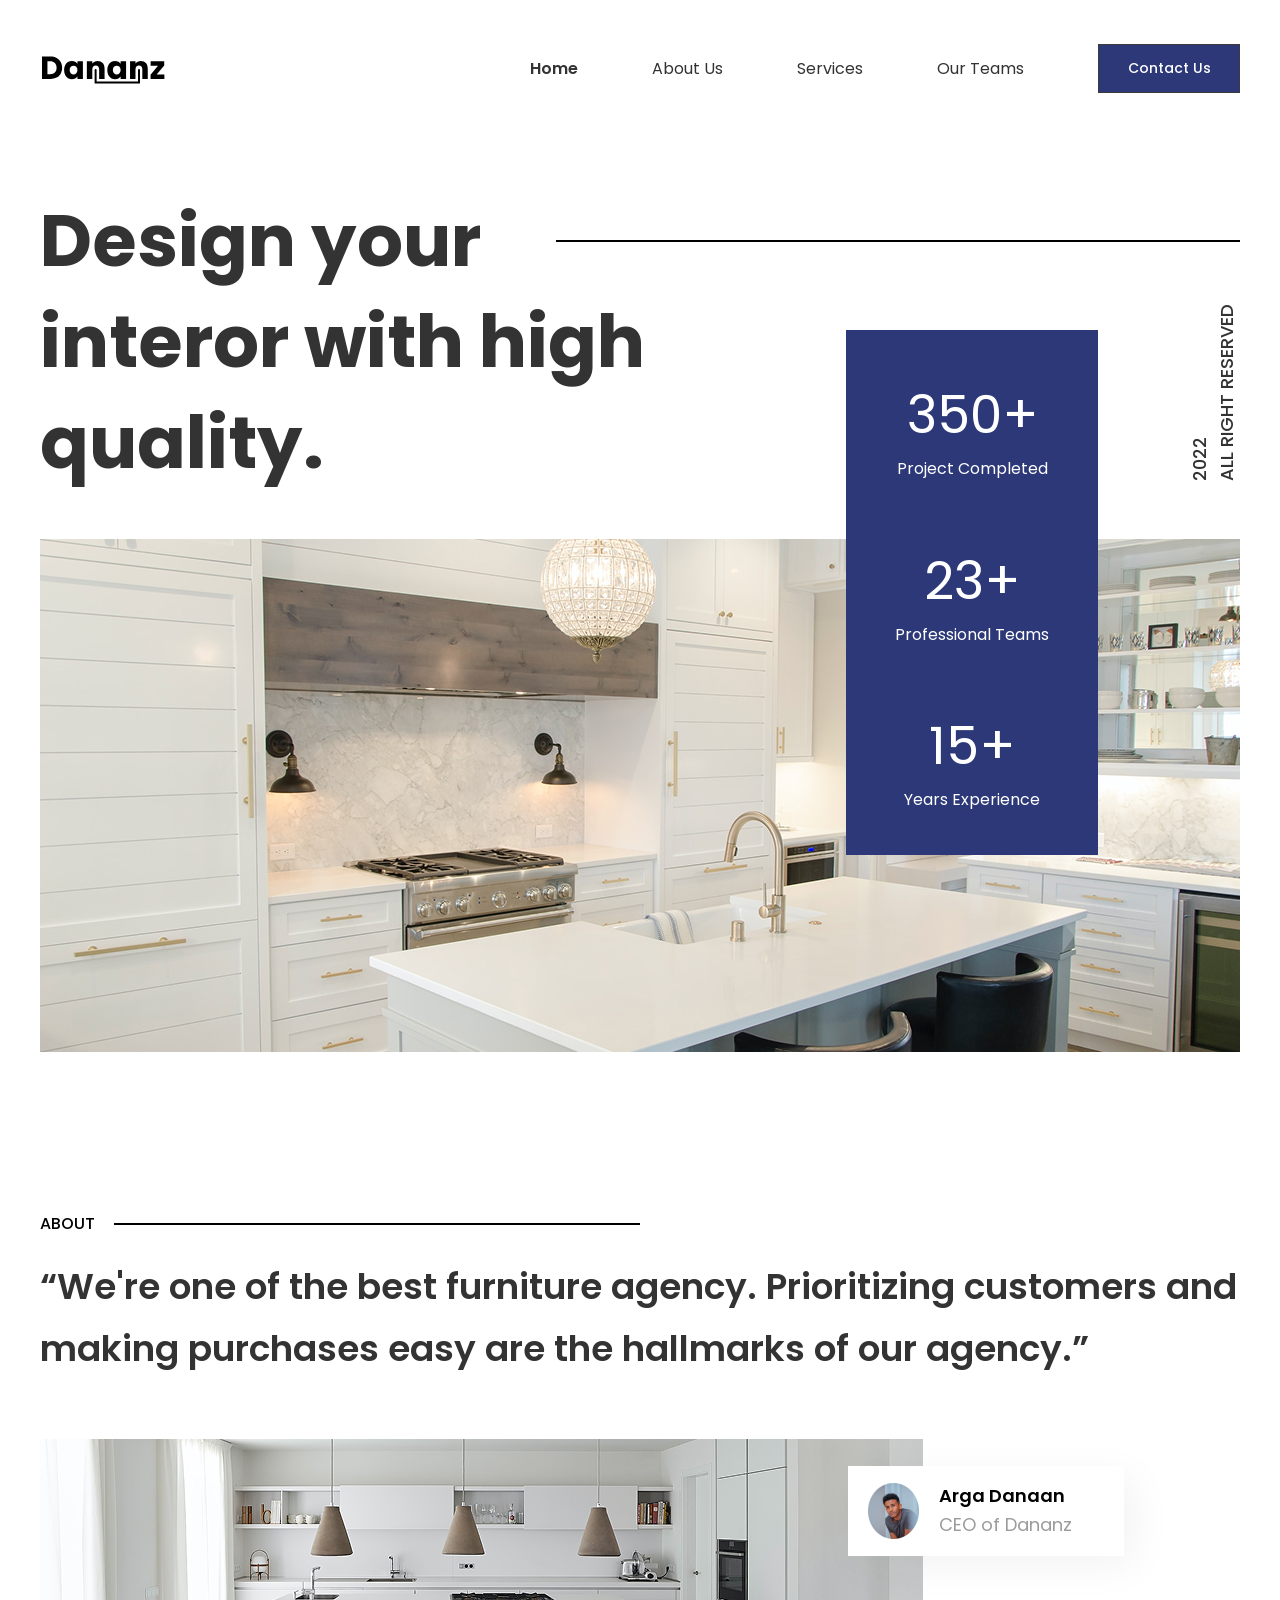
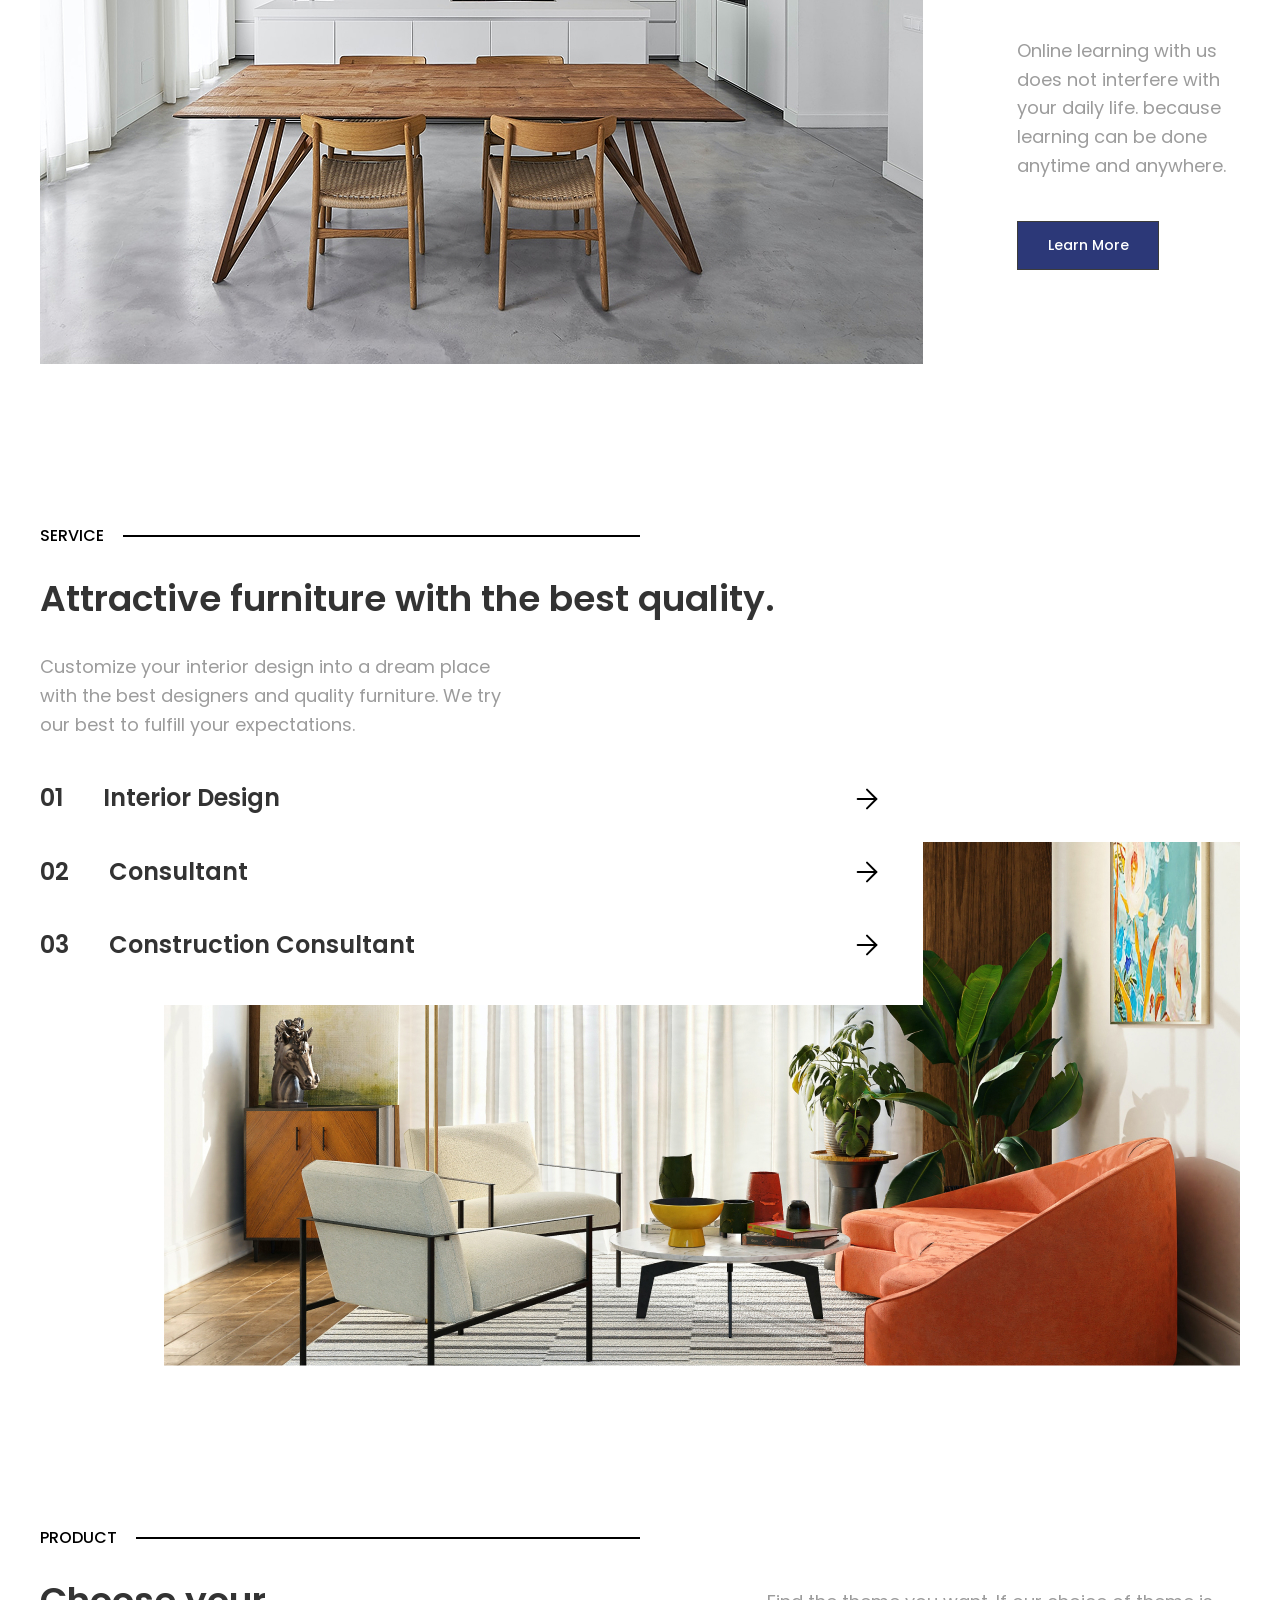
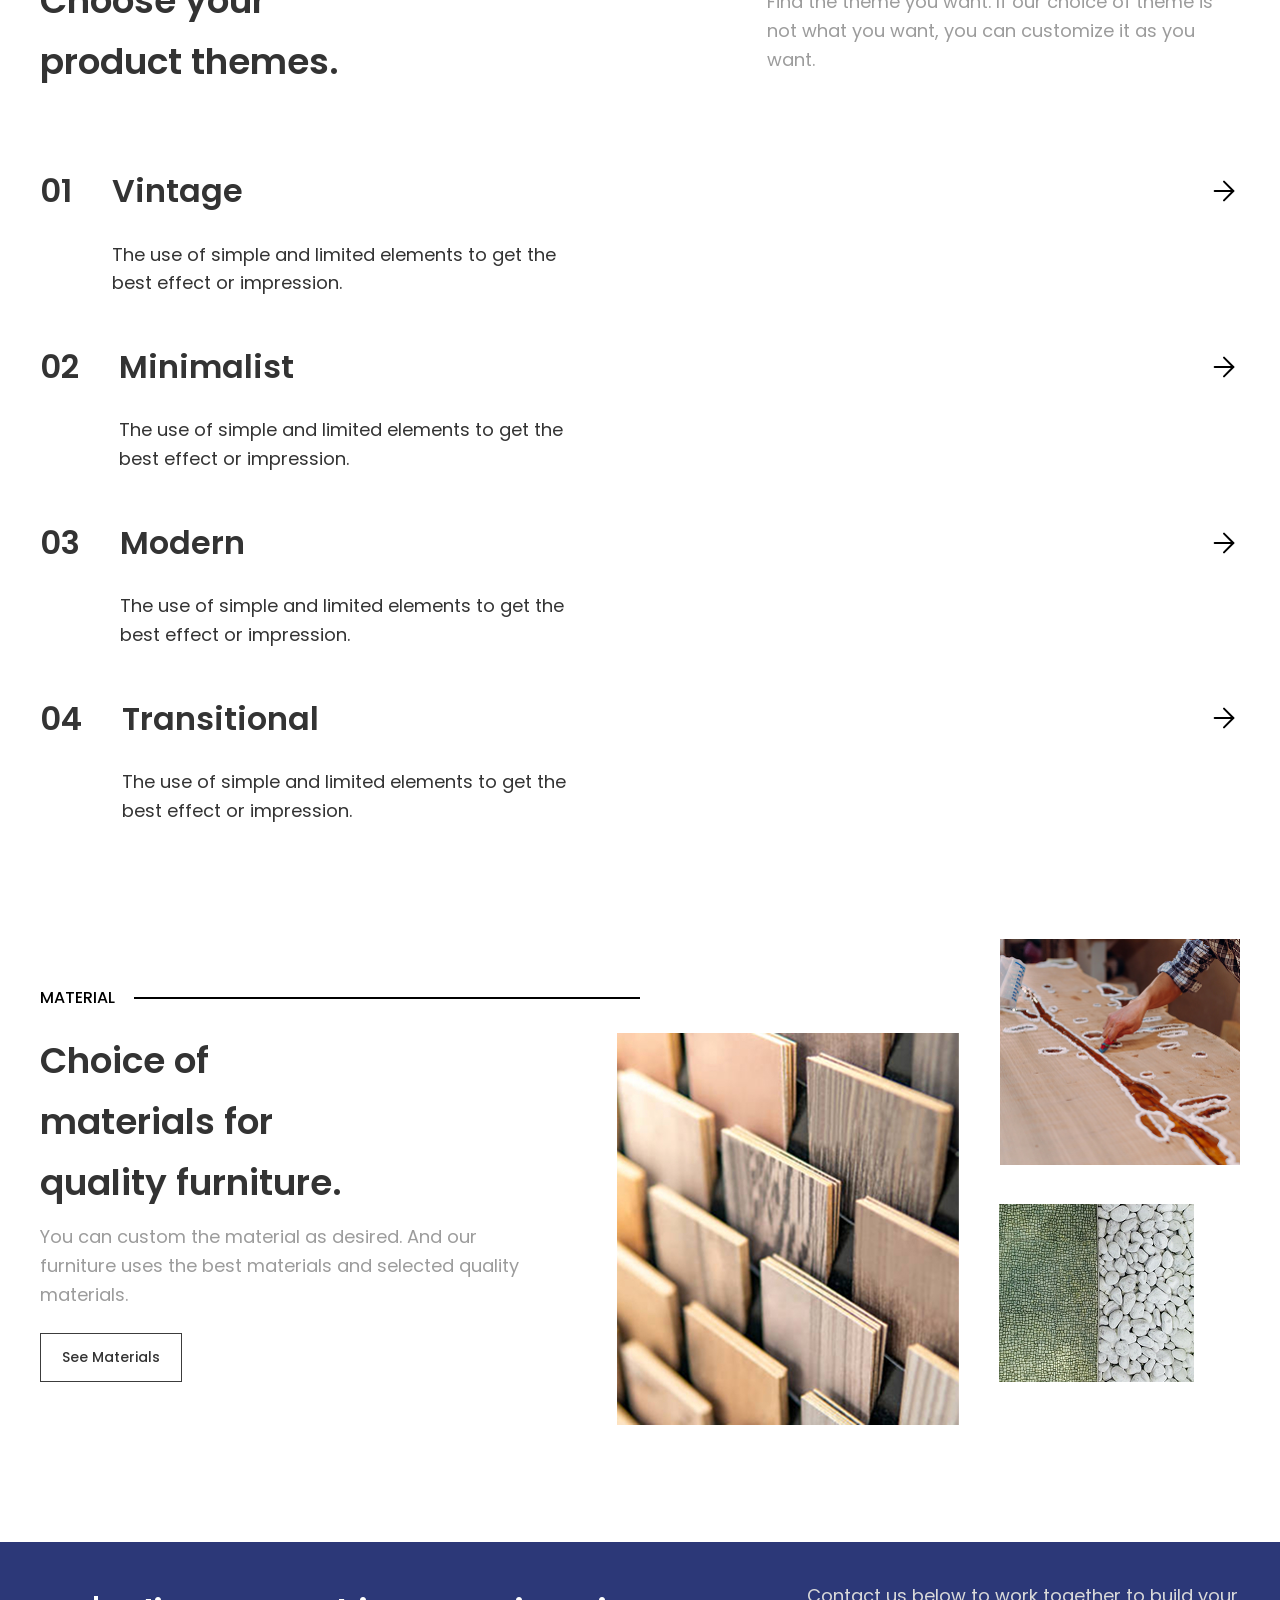
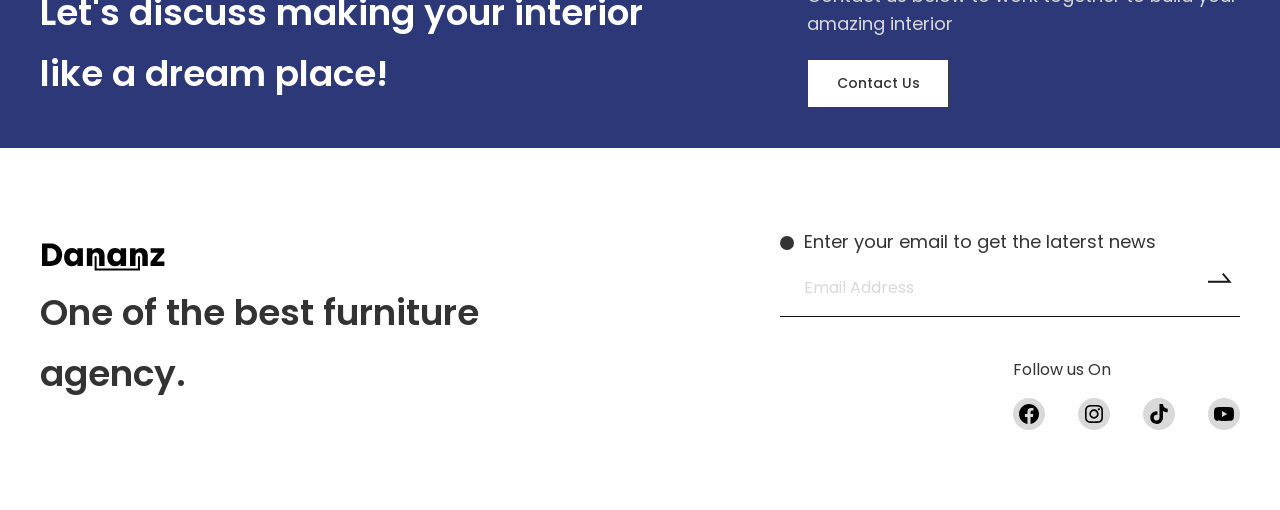
<file: Dananz/index.html>
<!DOCTYPE html>
<html lang="en">

<head>
	<meta charset="UTF-8">
	<meta name="viewport" content="width=device-width, initial-scale=1.0">
	<link rel="preconnect" href="https://fonts.googleapis.com">
	<link rel="preconnect" href="https://fonts.gstatic.com" crossorigin>
	<link href="https://fonts.googleapis.com/css2?family=Poppins:wght@400;500;600;700&display=swap" rel="stylesheet">
	<link rel="stylesheet" href="css/style.css">
	<title>
		Home
	</title>
</head>

<body class="page__home">
	<div class="wrapper">
		<header id="header" class=" header">
			<div class="header__container">
				<div class="header__logo">
					<img src="img/home/logo.svg" alt="logo">
				</div>
				<nav class="header__action">
					<div class="header__menu menu">
						<nav class="menu__body">
							<ul class="menu__list">
								<li class="menu__item">
									<a href="index.html" class="menu__link active" data-text="Home">Home</a>
								</li>
								<li class="menu__item">
									<a href="about.html" class="menu__link" data-text="About Us">About Us</a>
								</li>
								<li class="menu__item">
									<a href="services.html" class="menu__link" data-text="Services">Services</a>
								</li>
								<li class="menu__item">
									<a href="teams.html" class="menu__link" data-text="Our Teams">Our Teams</a>
								</li>
							</ul>
						</nav>
					</div>
					<a href="contact.html" class="header__contact btn" role="button">
						Contact Us
					</a>
					<button type="button" class="menu__icon icon-menu" aria-label="Toggle menu"><span></span></button>
				</nav>
			</div>
		</header>
		<main class="main">
			<section class="section hero reveal">
				<div class="hero__container">
					<div class="hero__top top-hero">
						<h1 class="top-hero__title">
							<span>Design your</span> <span>interor with high quality.</span>
						</h1>
						<div class="top-hero__copiright">
							2022 <br> ALL RIGHT RESERVED
						</div>
					</div>
					<div class="hero__footer footer-hero">
						<div class="footer-hero__media">
							<img src="img/home/01.jpg" alt="interior">
							<ul class="footer-hero__badge badge-hero badge">
								<li class="badge__item">
									<a href="#" class="badge__links">
										<span class="badge__count">350+</span>
										<span class="badge__text">Project Completed</span>
									</a>
								</li>
								<li class="badge__item">
									<a href="#" class="badge__links">
										<span class="badge__count">23+</span>
										<span class="badge__text">Professional Teams</span>
									</a>
								</li>
								<li class="badge__item">
									<a href="#" class="badge__links">
										<span class="badge__count">15+</span>
										<span class="badge__text">Years Experience</span>
									</a>
								</li>
							</ul>
						</div>
					</div>
				</div>
			</section>
			<section class="section about reveal">
				<div class="about__container">
					<div class="about__top top-about">
						<h3 class="top-about__categry category_title">ABOUT</h3>
						<h2 class="top-about__title title">“We're one of the best furniture agency. Prioritizing customers and
							making
							purchases easy are the hallmarks of our agency.”</h2>
					</div>
					<div class="about__footer footer-about">
						<div class="footer-about__media">
							<img src="img/home/02.jpg" alt="table" class="footer-about__img">
							<a href="#" class="footer-about__seo-badge seo-badge">
								<div class="seo-badge__img">
									<img src="img/home/seo-badge.jpg" alt="seo">
								</div>
								<div class="seo-badge__content">
									<div class="seo-badge__name">Arga Danaan</div>
									<div class="seo-badge__position">CEO of Dananz</div>
								</div>
							</a>
						</div>
						<div class="footer-about__content">
							<div class="footer-about__text">
								<p>Online learning with us does not interfere with your daily life. because learning can be done anytime
									and anywhere.</p>
							</div>
							<a href="about.html" class="footer-about__more btn">Learn More</a>
						</div>
					</div>
				</div>
			</section>
			<section class="section service reveal">
				<div class="service__container">
					<div class="service__top top-service">
						<div class="top-service__content">
							<h3 class="top-service__category category_title">SERVICE</h3>
							<h2 class="top-service__title title">Attractive furniture with the best quality.</h2>
							<div class="top-service__text">
								<p>Customize your interior design into a dream place with the best designers and quality furniture. We
									try
									our best to fulfill your expectations.</p>
							</div>
						</div>
						<ul class="top-service__category category-list">
							<li class="category-list__item">
								<span class="category-list__number">01</span>
								<div class="category-list__content">
									<a href="portfolio.html">
										<span class="category-list__title">Interior Design</span>
										<img src="img/icons/arrow-right.svg" alt="arrow">
									</a>
								</div>
							</li>
							<li class="category-list__item">
								<span class="category-list__number">02</span>
								<div class="category-list__content">
									<a href="portfolio.html">
										<span class="category-list__title">Consultant</span>
										<img src="img/icons/arrow-right.svg" alt="arrow">
									</a>
								</div>
							</li>
							<li class="category-list__item">
								<span class="category-list__number">03</span>
								<div class="category-list__content">
									<a href="minimalist.html">
										<span class="category-list__title">Construction Consultant</span>
										<img src="img/icons/arrow-right.svg" alt="arrow">
									</a>
								</div>
							</li>
						</ul>
					</div>
					<div class="service__footer">
						<div class="service__media">
							<img src="img/home/03.jpg" alt="living-room">
						</div>
					</div>
				</div>
			</section>
			<section class="section product reveal">
				<div class="product__container">
					<div class="product__top top-product">
						<h3 class="top-product__category category_title">PRODUCT</h3>
						<div class="top-product__content">
							<h2 class="top-product__title title">Choose your product themes.</h2>
							<div class="top-product__text">
								<p>Find the theme you want. If our choice of theme is not what you want, you can customize it as you
									want.
								</p>
							</div>
						</div>
					</div>
					<ul class="product__category category-list">
						<li class="category-list__item">
							<span class="category-list__number">01</span>
							<div class="category-list__content">
								<a href="#">
									<span class="category-list__title">Vintage</span>
									<img src="img/icons/arrow-right.svg" alt="arrow">
								</a>
								<div class="category-list__text">
									<p>The use of simple and limited elements to get the best effect or impression.</p>
								</div>
							</div>
						</li>
						<li class="category-list__item">
							<span class="category-list__number">02</span>
							<div class="category-list__content">
								<a href="#">
									<span class="category-list__title">Minimalist</span>
									<img src="img/icons/arrow-right.svg" alt="arrow">
								</a>
								<div class="category-list__text">
									<p>The use of simple and limited elements to get the best effect or impression.</p>
								</div>
							</div>
						</li>
						<li class="category-list__item">
							<span class="category-list__number">03</span>
							<div class="category-list__content">
								<a href="#">
									<span class="category-list__title">Modern</span>
									<img src="img/icons/arrow-right.svg" alt="arrow">
								</a>
								<div class="category-list__text">
									<p>The use of simple and limited elements to get the best effect or impression.</p>
								</div>
							</div>
						</li>
						<li class="category-list__item">
							<span class="category-list__number">04</span>
							<div class="category-list__content">
								<a href="#">
									<span class="category-list__title">Transitional</span>
									<img src="img/icons/arrow-right.svg" alt="arrow">
								</a>
								<div class="category-list__text">
									<p>The use of simple and limited elements to get the best effect or impression.</p>
								</div>
							</div>
						</li>
					</ul>
				</div>
			</section>
			<section class="section material reveal">
				<div class="material__container">
					<div class="material__content">
						<h3 class="material__category category_title">MATERIAL</h3>
						<h2 class="material__title title">Choice of materials for quality furniture.</h2>
						<div class="material__text">
							<p>You can custom the material as desired. And our furniture uses the best materials and selected quality
								materials.</p>
						</div>
						<a href="minimalist.html" class="material__btn btn_reverse">See Materials</a>
					</div>
					<div class="material__media media-material">
						<div class="media-material__big-img">
							<img src="img/home/grid01.jpg" alt="#">
						</div>
						<div class="media-material__medium-img">
							<img src="img/home/grid02.jpg" alt="#">
						</div>
						<div class="media-material__smoll-img">
							<img src="img/home/grid03.jpg" alt="#">
						</div>
					</div>
				</div>
			</section>
		</main>
		<footer class="footer reveal">
			<div class="footer__contact contact-footer">
				<div class="contact-footer__container">
					<h2 class="contact-footer__title title">Let's discuss making your interior like a dream place!</h2>
					<div class="contact-footer__action">
						<div class="contact-footer__text">
							<p>Contact us below to work together to build your amazing interior</p>
						</div>
						<a href="contact.html" class="contact-footer__btn btn_reverse">Contact Us</a>
					</div>
				</div>
			</div>
			<div class="footer__container">
				<div class="footer__text">
					<a href="#" class="footer__logo">
						<img src="img/home/logo.svg" alt="logo">
					</a>
					<h2 class="footer__title title">One of the best furniture agency.</h2>
				</div>
				<div class="footer__action action-footer">
					<form class="action-footer__form">

						<label for="footer-email" class="action-footer__label">
							Enter your email to get the laterst news
						</label>

						<div class="action-footer__field">
							<input type="email" id="footer-email" name="email" class="action-footer__input"
								placeholder="Email Address" required>

							<button type="submit" class="action-footer__submit" aria-label="Submit email">
								<img src="img/icons/search-decor.svg" alt="">
							</button>
						</div>

					</form>
					<div class="action-footer__social social-footer">
						<div class="social-footer__text">Follow us On</div>
						<div class="social-footer__items">
							<a href="#" class="social-footer__item">
								<img src="img/icons/facebook.svg" alt="facebbok">
							</a>
							<a href="#" class="social-footer__item">
								<img src="img/icons/instagram.svg" alt="instagram">
							</a>
							<a href="#" class="social-footer__item">
								<img src="img/icons/tiktok.svg" alt="tiktok">
							</a>
							<a href="#" class="social-footer__item">
								<img src="img/icons/youtube.svg" alt="youtube">
							</a>
						</div>
					</div>
				</div>
			</div>
		</footer>
	</div>
	<div class="menu__overlay"></div>
	<script src="js/script.js"></script>
</body>

</html>
</file>
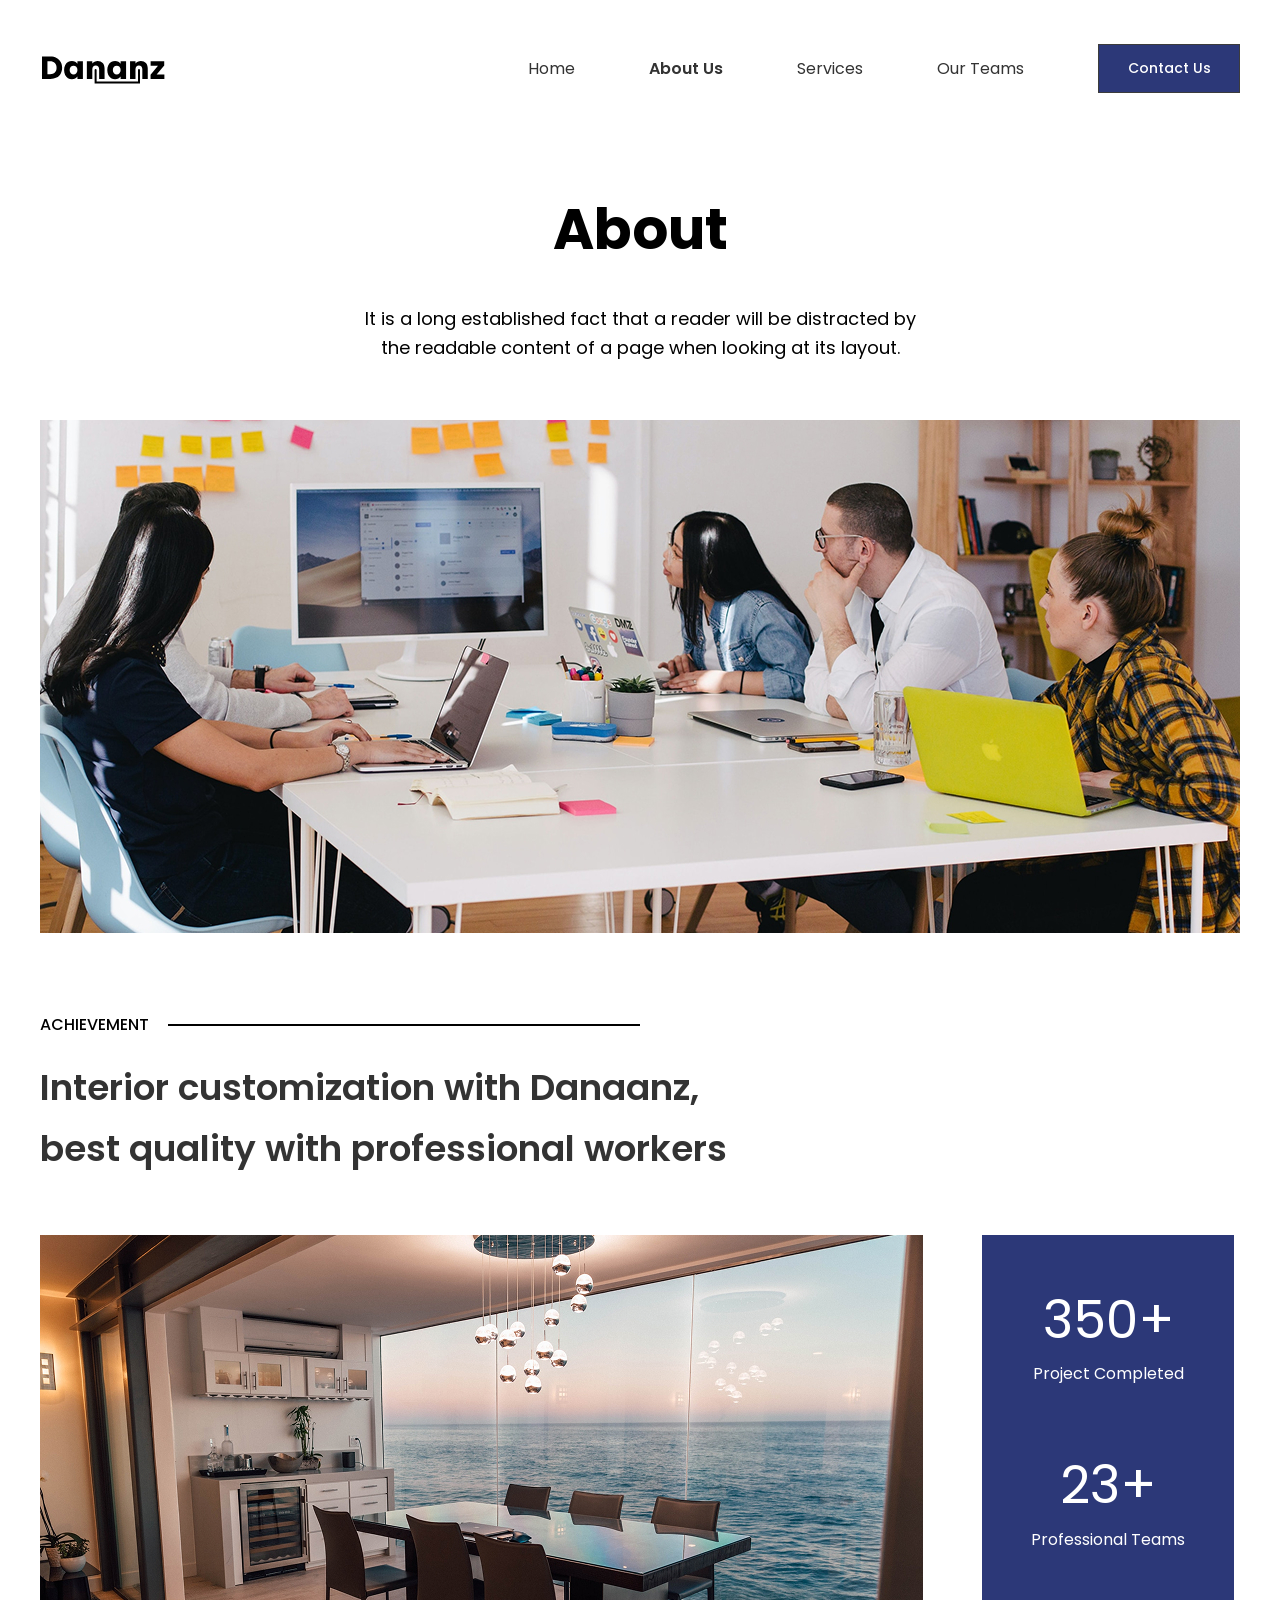
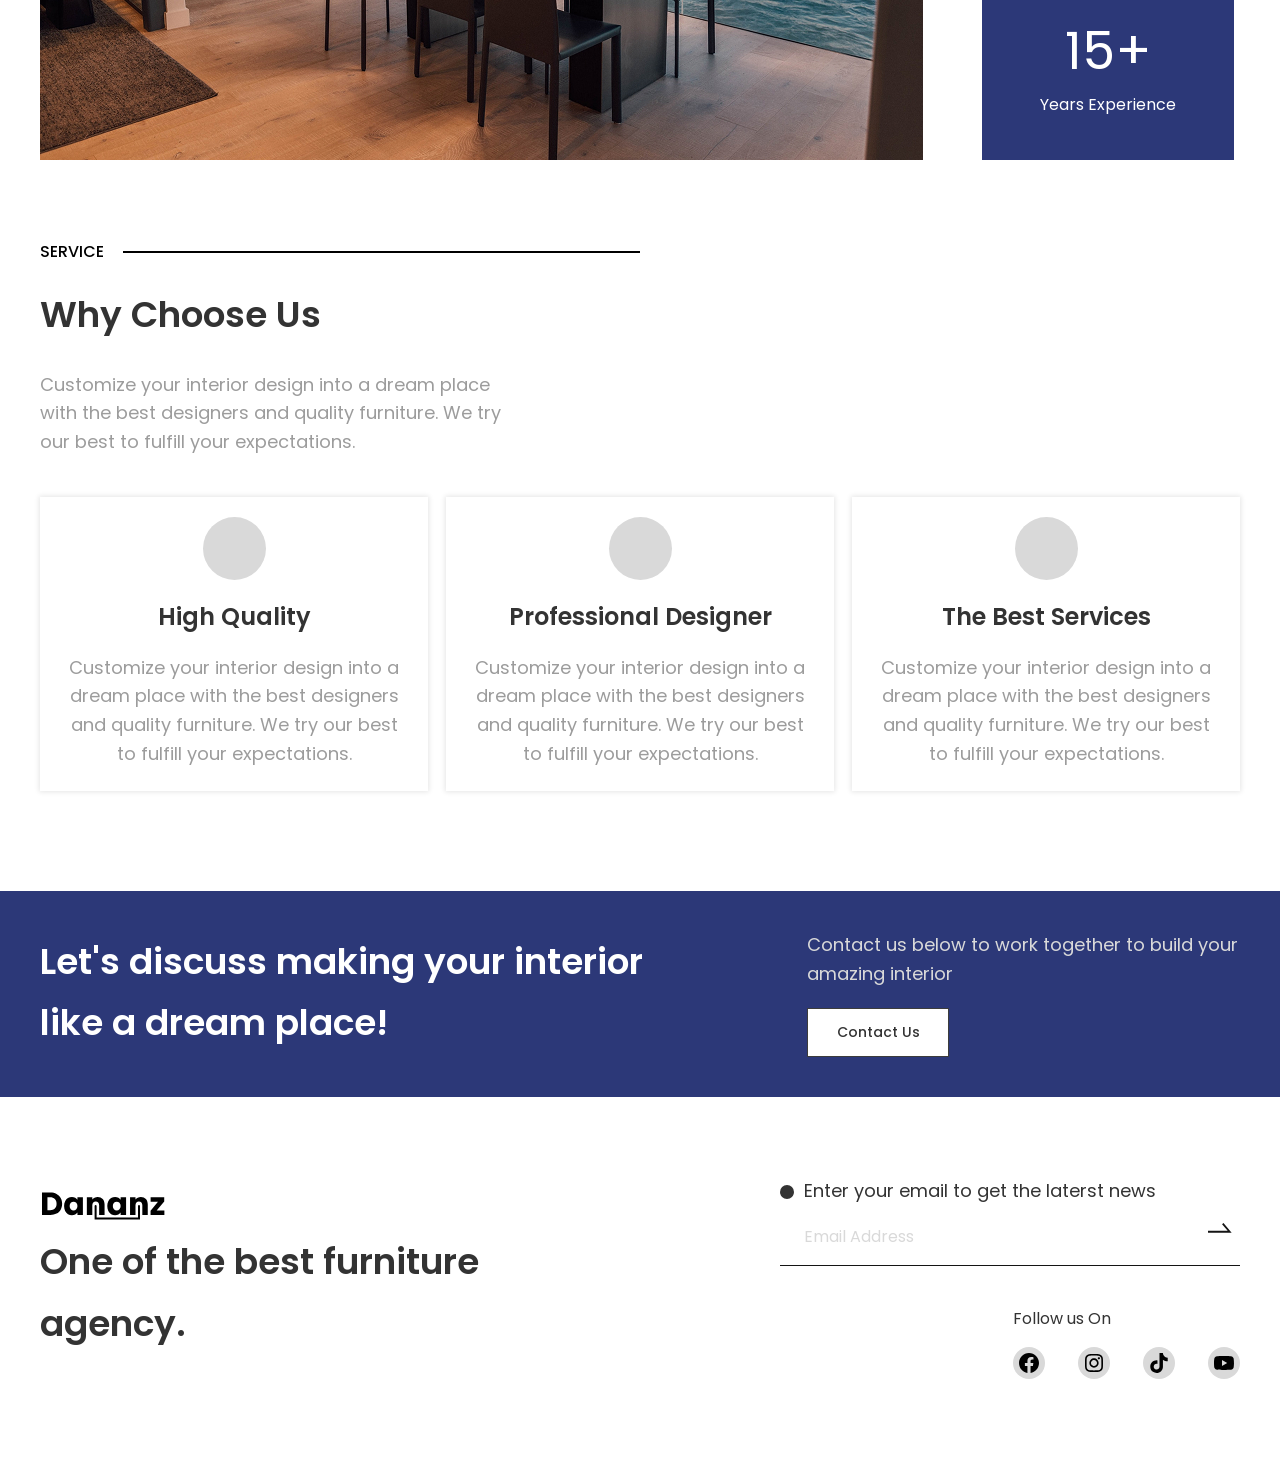
<file: Dananz/about.html>
<!DOCTYPE html>
<html lang="en">

<head>
  <meta charset="UTF-8">
  <meta name="viewport" content="width=device-width, initial-scale=1.0">
  <link rel="preconnect" href="https://fonts.googleapis.com">
  <link rel="preconnect" href="https://fonts.gstatic.com" crossorigin>
  <link href="https://fonts.googleapis.com/css2?family=Poppins:wght@400;500;600;700&display=swap" rel="stylesheet">
  <link rel="stylesheet" href="css/style.css">
  <title>
    About
  </title>
</head>

<body class="page__about">
  <div class="wrapper">
    <header id="header" class=" header">
      <div class="header__container">
        <a href="index.html" class="header__logo">
          <img src="img/home/logo.svg" alt="logo">
        </a>
        <nav class="header__action">
          <div class="header__menu menu">
            <nav class="menu__body">
              <ul class="menu__list">
                <li class="menu__item">
                  <a href="index.html" class="menu__link" data-text="Home">Home</a>
                </li>
                <li class="menu__item">
                  <a href="about.html" class="menu__link active" data-text="About Us">About Us</a>
                </li>
                <li class="menu__item">
                  <a href="services.html" class="menu__link" data-text="Services">Services</a>
                </li>
                <li class="menu__item">
                  <a href="teams.html" class="menu__link" data-text="Our Teams">Our Teams</a>
                </li>
              </ul>
            </nav>
          </div>
          <a href="contact.html" class="header__contact btn" role="button">
            Contact Us
          </a>
          <button type="button" class="menu__icon icon-menu" aria-label="Toggle menu"><span></span></button>
        </nav>
      </div>
    </header>
    <main class="main">
      <section class="section about reveal">
        <div class="about__container">
          <div class="about__content content-block">
            <h1 class="content-block__title">About</h1>
            <div class="content-block__text">
              <p>It is a long established fact that a reader will be distracted by the readable content of a page when
                looking at its layout.</p>
            </div>
            <div class="content-block__image">
              <img src="img/about/01.jpg" alt="office">
            </div>
          </div>
        </div>
      </section>
      <section class="section achievement reveal">
        <div class="achievement__container">
          <div class="achievement__top top-achievement">
            <h3 class="top-achievement__category category_title">ACHIEVEMENT</h3>
            <h2 class="top-achievemen__title title">Interior customization with Danaanz, best quality with professional
              workers</h2>
          </div>
          <div class="achievement__media">
            <div class="achievement__image">
              <img src="img/about/02.jpg" alt="ocean">
            </div>
            <ul class="achievement__badge badge">
              <li class="badge__item">
                <a href="#" class="badge__links">
                  <span class="badge__count">350+</span>
                  <span class="badge__text">Project Completed</span>
                </a>
              </li>
              <li class="badge__item">
                <a href="#" class="badge__links">
                  <span class="badge__count">23+</span>
                  <span class="badge__text">Professional Teams</span>
                </a>
              </li>
              <li class="badge__item">
                <a href="#" class="badge__links">
                  <span class="badge__count">15+</span>
                  <span class="badge__text">Years Experience</span>
                </a>
              </li>
            </ul>
          </div>
        </div>
      </section>
      <section class="section service reveal">
        <div class="service__container">
          <div class="service__top top-service">
            <h3 class="top-service__category category_title">SERVICE</h3>
            <h2 class="top-service__title title">Why Choose Us</h2>
            <div class="top-service__text">
              <p>Customize your interior design into a dream place with the best designers and quality furniture. We try
                our best to fulfill your expectations.</p>
            </div>
          </div>
          <div class="service__cards">
            <div class="service__card card-service">
              <div class="card-service__eclipse"></div>
              <h3 class="card-service__title">High Quality</h3>
              <div class="card-service__text">
                <p>Customize your interior design into a dream place with the best designers and quality furniture. We
                  try our best to fulfill your expectations.</p>
              </div>
            </div>
            <div class="service__card card-service">
              <div class="card-service__eclipse"></div>
              <h3 class="card-service__title">Professional Designer</h3>
              <div class="card-service__text">
                <p>Customize your interior design into a dream place with the best designers and quality furniture. We
                  try our best to fulfill your expectations.</p>
              </div>
            </div>
            <div class="service__card card-service">
              <div class="card-service__eclipse"></div>
              <h3 class="card-service__title">The Best Services</h3>
              <div class="card-service__text">
                <p>Customize your interior design into a dream place with the best designers and quality furniture. We
                  try our best to fulfill your expectations.</p>
              </div>
            </div>
          </div>
        </div>
      </section>
    </main>
    <footer class="footer reveal">
      <div class="footer__contact contact-footer">
        <div class="contact-footer__container">
          <h2 class="contact-footer__title title">Let's discuss making your interior like a dream place!</h2>
          <div class="contact-footer__action">
            <div class="contact-footer__text">
              <p>Contact us below to work together to build your amazing interior</p>
            </div>
            <a href="contact.html" class="contact-footer__btn btn_reverse">Contact Us</a>
          </div>
        </div>
      </div>
      <div class="footer__container">
        <div class="footer__text">
          <a href="#" class="footer__logo">
            <img src="img/home/logo.svg" alt="logo">
          </a>
          <h2 class="footer__title title">One of the best furniture agency.</h2>
        </div>
        <div class="footer__action action-footer">
          <form class="action-footer__form">

            <label for="footer-email" class="action-footer__label">
              Enter your email to get the laterst news
            </label>

            <div class="action-footer__field">
              <input type="email" id="footer-email" name="email" class="action-footer__input"
                placeholder="Email Address" required>

              <button type="submit" class="action-footer__submit" aria-label="Submit email">
                <img src="img/icons/search-decor.svg" alt="">
              </button>
            </div>

          </form>
          <div class="action-footer__social social-footer">
            <div class="social-footer__text">Follow us On</div>
            <div class="social-footer__items">
              <a href="#" class="social-footer__item">
                <img src="img/icons/facebook.svg" alt="facebbok">
              </a>
              <a href="#" class="social-footer__item">
                <img src="img/icons/instagram.svg" alt="instagram">
              </a>
              <a href="#" class="social-footer__item">
                <img src="img/icons/tiktok.svg" alt="tiktok">
              </a>
              <a href="#" class="social-footer__item">
                <img src="img/icons/youtube.svg" alt="youtube">
              </a>
            </div>
          </div>
        </div>
      </div>
    </footer>
  </div>
  <div class="menu__overlay"></div>
  <script src="js/script.js"></script>
</body>

</html>
</file>
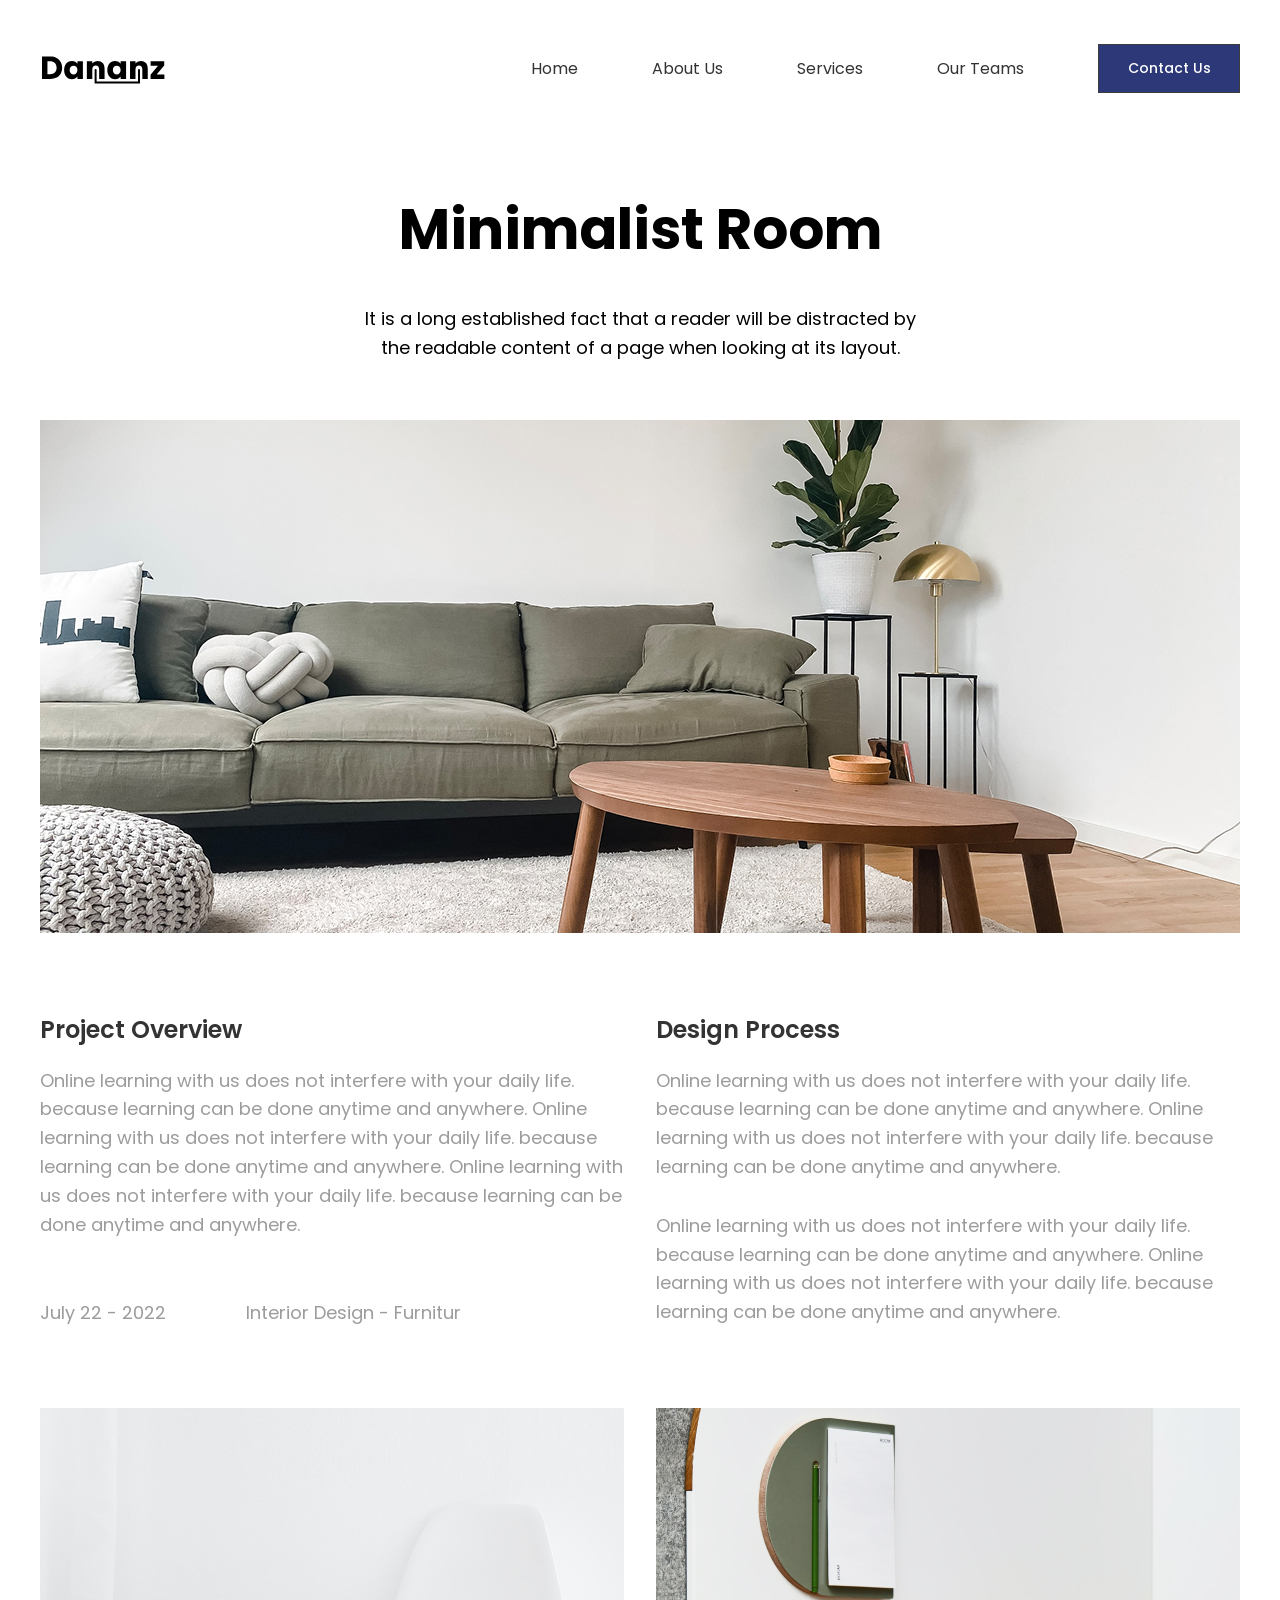
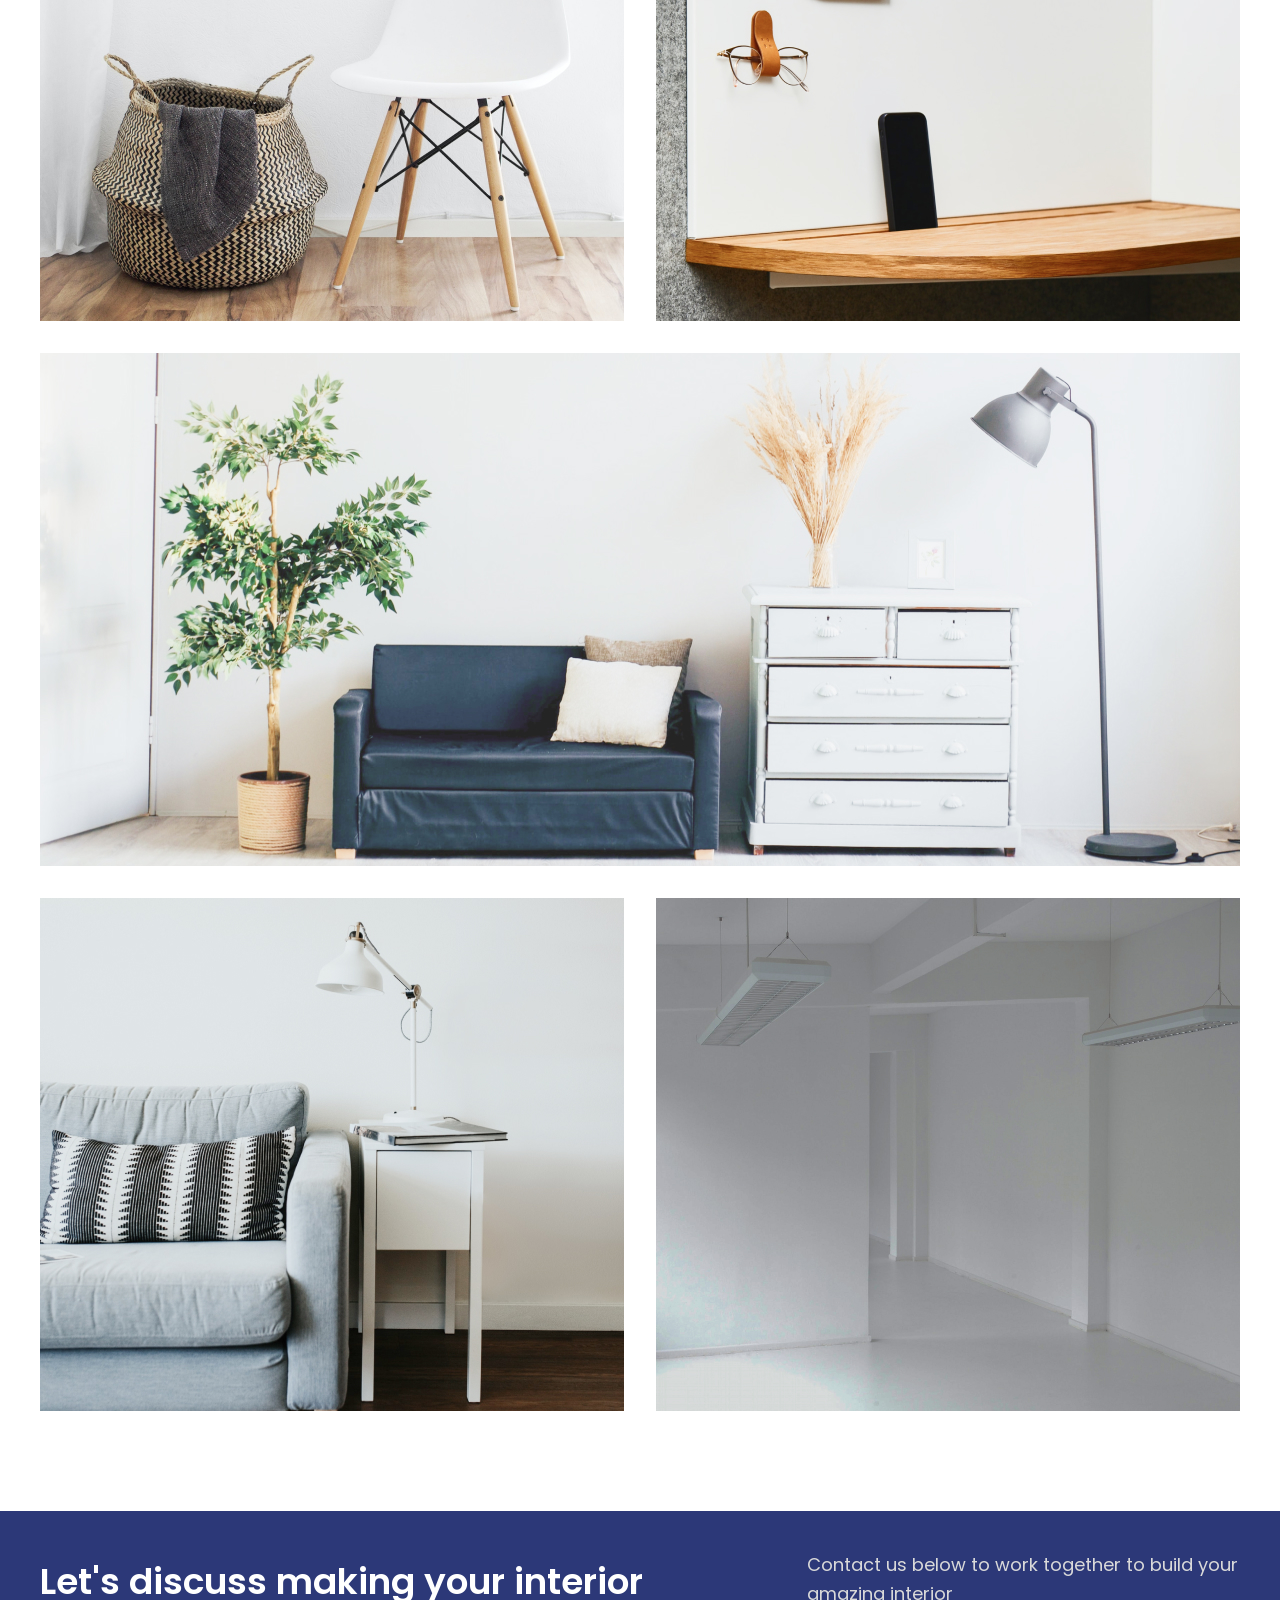
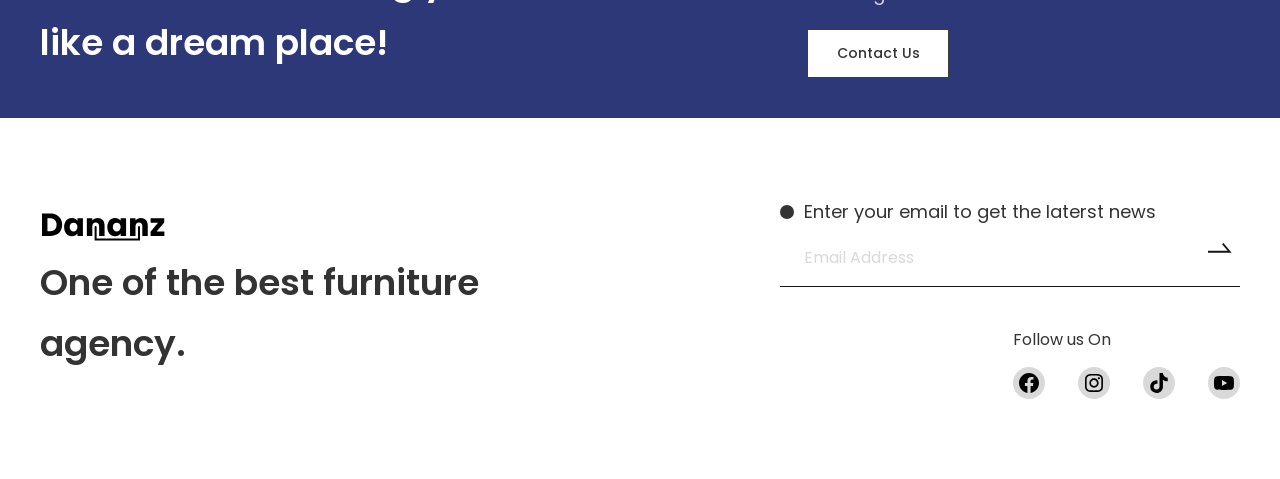
<file: Dananz/minimalist.html>
<!DOCTYPE html>
<html lang="en">

<head>
  <meta charset="UTF-8">
  <meta name="viewport" content="width=device-width, initial-scale=1.0">
  <link rel="preconnect" href="https://fonts.googleapis.com">
  <link rel="preconnect" href="https://fonts.gstatic.com" crossorigin>
  <link href="https://fonts.googleapis.com/css2?family=Poppins:wght@400;500;600;700&display=swap" rel="stylesheet">
  <link rel="stylesheet" href="css/style.css">
  <title>
    Services
  </title>
</head>

<body class="page__minimalist">
  <div class="wrapper">
    <header id="header" class=" header">
      <div class="header__container">
        <a href="index.html" class="header__logo">
          <img src="img/home/logo.svg" alt="logo">
        </a>
        <nav class="header__action">
          <div class="header__menu menu">
            <nav class="menu__body">
              <ul class="menu__list">
                <li class="menu__item">
                  <a href="index.html" class="menu__link" data-text="Home">Home</a>
                </li>
                <li class="menu__item">
                  <a href="about.html" class="menu__link" data-text="About Us">About Us</a>
                </li>
                <li class="menu__item">
                  <a href="services.html" class="menu__link" data-text="Services">Services</a>
                </li>
                <li class="menu__item">
                  <a href="teams.html" class="menu__link" data-text="Our Teams">Our Teams</a>
                </li>
              </ul>
            </nav>
          </div>
          <a href="contact.html" class="header__contact btn" role="button">
            Contact Us
          </a>
          <button type="button" class="menu__icon icon-menu" aria-label="Toggle menu"><span></span></button>
        </nav>
      </div>
    </header>
    <main class="main">
      <section class="section minimalist reveal">
        <div class="minimalist__container">
          <div class="minimalist__content content-block">
            <h1 class="content-block__title">Minimalist Room</h1>
            <div class="content-block__text">
              <p>It is a long established fact that a reader will be distracted by the readable content of a page when
                looking at its layout.</p>
            </div>
            <div class="content-block__image">
              <img src="img/minimalist/minimalist-room.jpg" alt="minimalist">
            </div>
          </div>
        </div>
      </section>
      <section class="section example reveal">
        <div class="example__container">
          <div class="example__top top-example">
            <div class="top-example__overview overview">
              <h3 class="overview__title">Project Overview</h3>
              <div class="overview__text">
                <p>Online learning with us does not interfere with your daily life. because learning can be done anytime
                  and anywhere. Online learning with us does not interfere with your daily life. because learning can be
                  done anytime and anywhere. Online learning with us does not interfere with your daily life. because
                  learning can be done anytime and anywhere. </p>
              </div>
              <div class="overview__footer">
                <div class="overview__date">July 22 - 2022</div>
                <a href="portfolio.html" class="overview__category">Interior Design - Furnitur</a>
              </div>
            </div>
            <div class="top-example__design-process design-process">
              <h3 class="design-process__title">Design Process</h3>
              <div class="design-process__text">
                <p>Online learning with us does not interfere with your daily life. because learning can be done anytime
                  and anywhere. Online learning with us does not interfere with your daily life. because learning can be
                  done anytime and anywhere.</p>
                <p>Online learning with us does not interfere with your daily life. because learning can be done anytime
                  and anywhere. Online learning with us does not interfere with your daily life. because learning can be
                  done anytime and anywhere.</p>
              </div>
            </div>
          </div>
          <div class="example__gallery gallery">
            <div class="gallery__item">
              <img src="img/minimalist/01.jpg" alt="gallery">
            </div>
            <div class="gallery__item">
              <img src="img/minimalist/02.jpg" alt="gallery">
            </div>
            <div class="gallery__item gallery__item--big">
              <img src="img/minimalist/03.jpg" alt="gallery">
            </div>
            <div class="gallery__item">
              <img src="img/minimalist/04.jpg" alt="gallery">
            </div>
            <div class="gallery__item">
              <img src="img/minimalist/05.jpg" alt="gallery">
            </div>
          </div>
        </div>
      </section>
    </main>
    <footer class="footer reveal">
      <div class="footer__contact contact-footer">
        <div class="contact-footer__container">
          <h2 class="contact-footer__title title">Let's discuss making your interior like a dream place!</h2>
          <div class="contact-footer__action">
            <div class="contact-footer__text">
              <p>Contact us below to work together to build your amazing interior</p>
            </div>
            <a href="contact.html" class="contact-footer__btn btn_reverse">Contact Us</a>
          </div>
        </div>
      </div>
      <div class="footer__container">
        <div class="footer__text">
          <a href="#" class="footer__logo">
            <img src="img/home/logo.svg" alt="logo">
          </a>
          <h2 class="footer__title title">One of the best furniture agency.</h2>
        </div>
        <div class="footer__action action-footer">
          <form class="action-footer__form">

            <label for="footer-email" class="action-footer__label">
              Enter your email to get the laterst news
            </label>

            <div class="action-footer__field">
              <input type="email" id="footer-email" name="email" class="action-footer__input"
                placeholder="Email Address" required>

              <button type="submit" class="action-footer__submit" aria-label="Submit email">
                <img src="img/icons/search-decor.svg" alt="">
              </button>
            </div>

          </form>
          <div class="action-footer__social social-footer">
            <div class="social-footer__text">Follow us On</div>
            <div class="social-footer__items">
              <a href="#" class="social-footer__item">
                <img src="img/icons/facebook.svg" alt="facebbok">
              </a>
              <a href="#" class="social-footer__item">
                <img src="img/icons/instagram.svg" alt="instagram">
              </a>
              <a href="#" class="social-footer__item">
                <img src="img/icons/tiktok.svg" alt="tiktok">
              </a>
              <a href="#" class="social-footer__item">
                <img src="img/icons/youtube.svg" alt="youtube">
              </a>
            </div>
          </div>
        </div>
      </div>
    </footer>
  </div>
  <div class="menu__overlay"></div>
  <script src="js/script.js"></script>
</body>

</html>
</file>
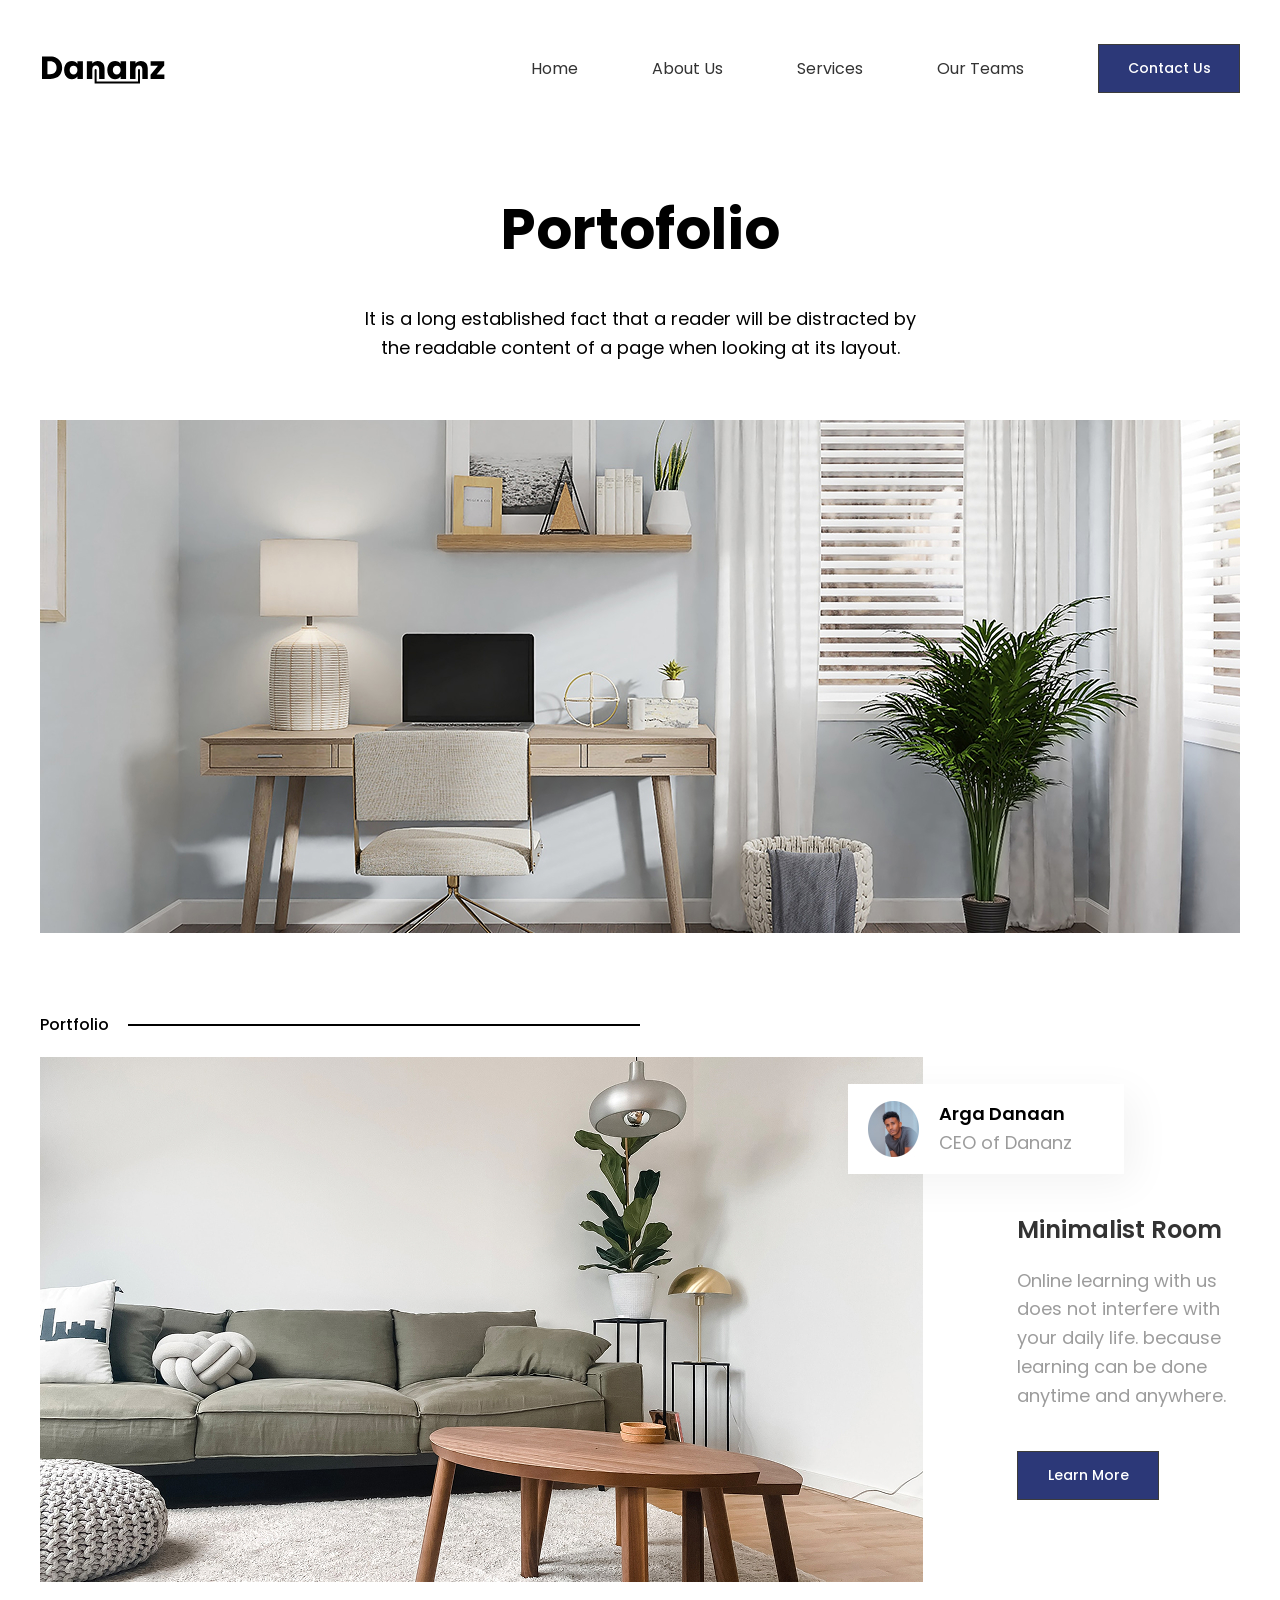
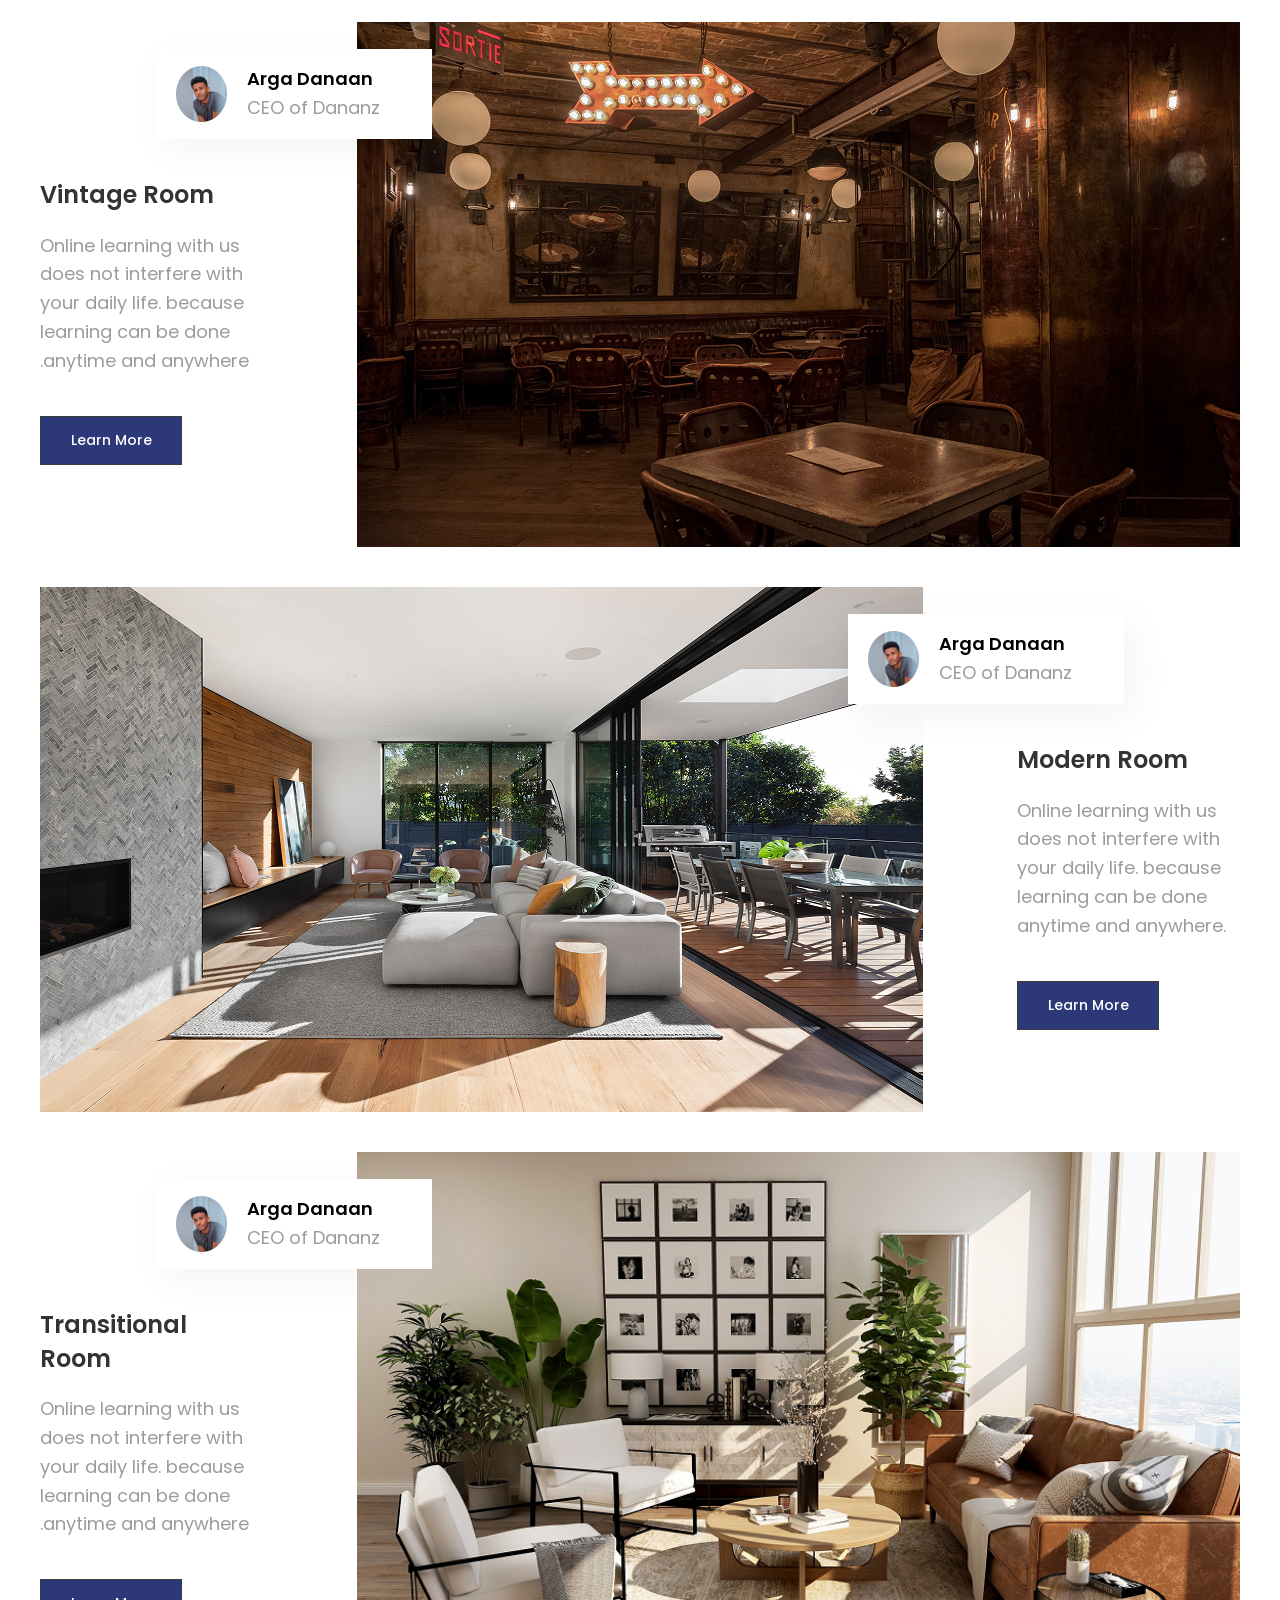
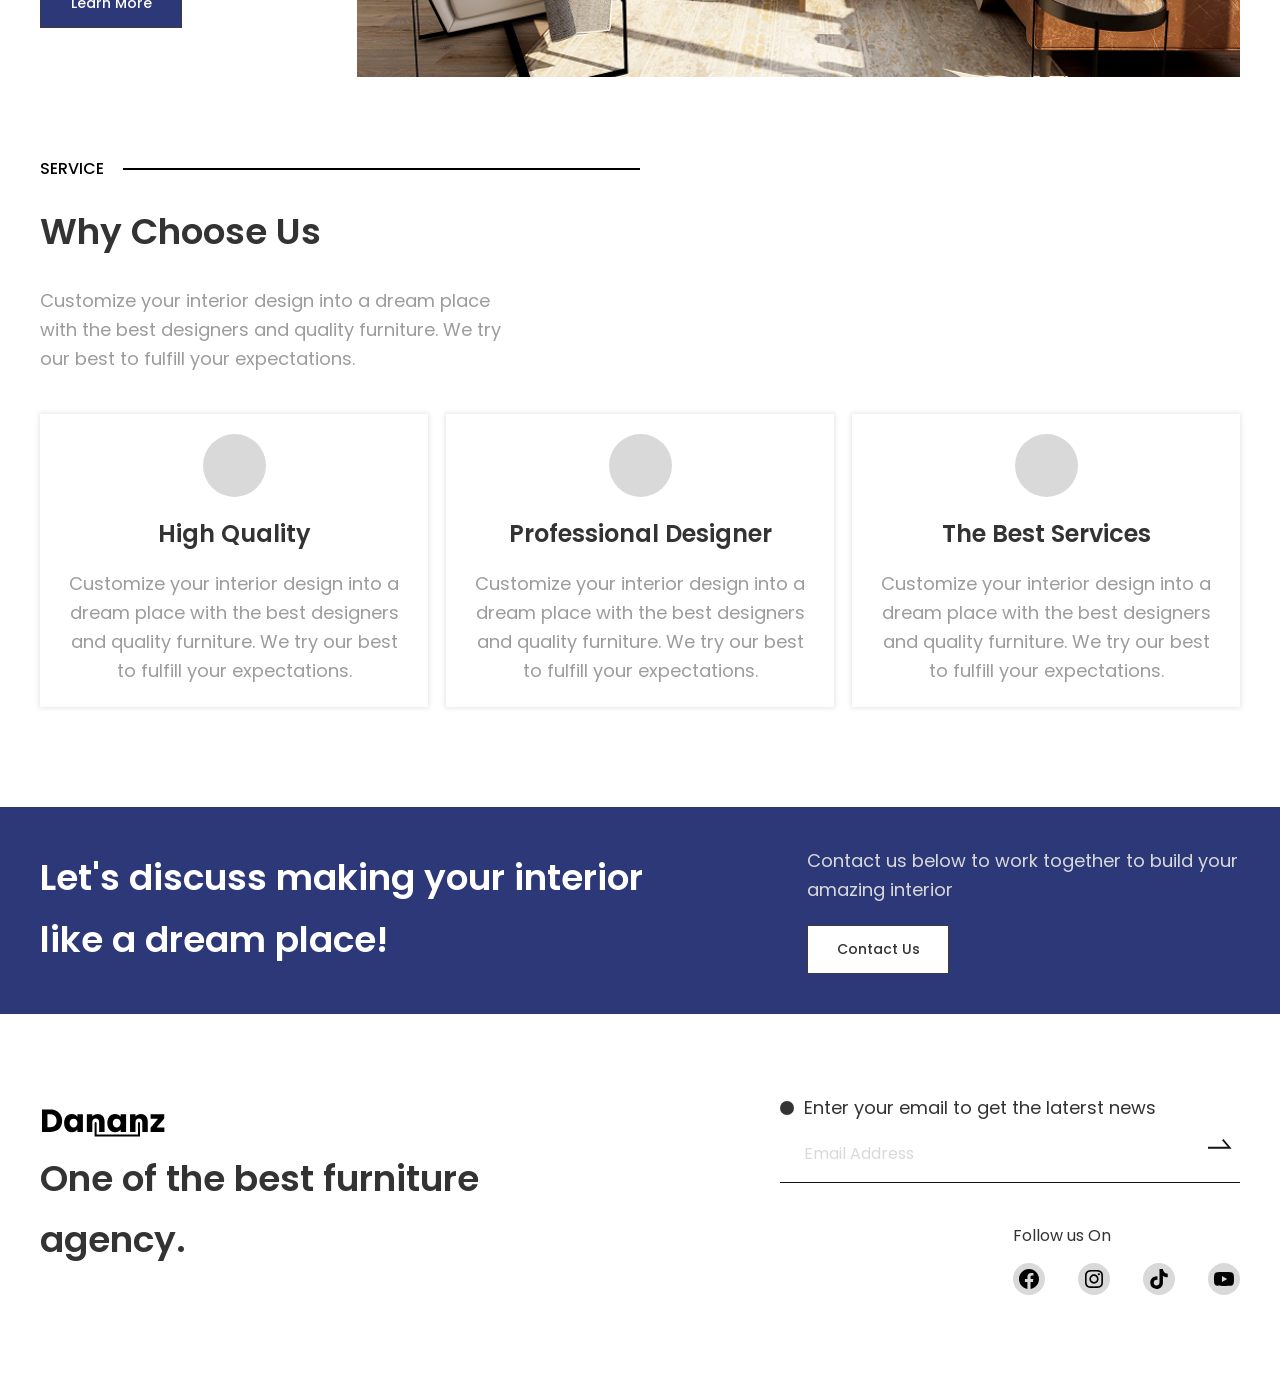
<file: Dananz/portfolio.html>
<!DOCTYPE html>
<html lang="en">

<head>
  <meta charset="UTF-8">
  <meta name="viewport" content="width=device-width, initial-scale=1.0">
  <link rel="preconnect" href="https://fonts.googleapis.com">
  <link rel="preconnect" href="https://fonts.gstatic.com" crossorigin>
  <link href="https://fonts.googleapis.com/css2?family=Poppins:wght@400;500;600;700&display=swap" rel="stylesheet">
  <link rel="stylesheet" href="css/style.css">
  <title>
    Portfolio
  </title>
</head>

<body class="page__portfolio">
  <div class="wrapper">
    <header id="header" class=" header">
      <div class="header__container">
        <a href="index.html" class="header__logo">
          <img src="img/home/logo.svg" alt="logo">
        </a>
        <nav class="header__action">
          <div class="header__menu menu">
            <nav class="menu__body">
              <ul class="menu__list">
                <li class="menu__item">
                  <a href="index.html" class="menu__link" data-text="Home">Home</a>
                </li>
                <li class="menu__item">
                  <a href="about.html" class="menu__link" data-text="About Us">About Us</a>
                </li>
                <li class="menu__item">
                  <a href="services.html" class="menu__link " data-text="Services">Services</a>
                </li>
                <li class="menu__item">
                  <a href="teams.html" class="menu__link" data-text="Our Teams">Our Teams</a>
                </li>
              </ul>
            </nav>
          </div>
          <a href="contact.html" class="header__contact btn" role="button">
            Contact Us
          </a>
          <button type="button" class="menu__icon icon-menu" aria-label="Toggle menu"><span></span></button>
        </nav>
      </div>
    </header>
    <main class="main">
      <section class="section portfolio reveal">
        <div class="portfolio__container">
          <div class="portfolio__content content-block">
            <h1 class="content-block__title">Portofolio</h1>
            <div class="content-block__text">
              <p>It is a long established fact that a reader will be distracted by the readable content of a page when
                looking at its layout.</p>
            </div>
            <div class="content-block__image">
              <img src="img/portfolio/portfolio.jpg" alt="portfolio">
            </div>
          </div>
        </div>
      </section>
      <section class="section works reveal">
        <div class="works__container">
          <h3 class="works__category category_title">Portfolio</h3>
          <div class="works__content">
            <div class="works__item item-portfolio">
              <a href="minimalist.html" class="item-portfolio__media">
                <img class="item-portfolio__image" src="img/portfolio/01.jpg" alt="01">
                <div class="footer-about__seo-badge seo-badge">
                  <div class="seo-badge__img">
                    <img src="img/home/seo-badge.jpg" alt="seo">
                  </div>
                  <div class="seo-badge__content">
                    <div class="seo-badge__name">Arga Danaan</div>
                    <div class="seo-badge__position">CEO of Dananz</div>
                  </div>
                </div>
              </a>
              <div class="item-portfolio__content">
                <h3 class="item-portfolio__title">
                  Minimalist Room
                </h3>
                <div class="item-portfolio__text">
                  <p>Online learning with us does not interfere with your daily life. because learning can be done
                    anytime
                    and anywhere.</p>
                </div>
                <a href="minimalist.html" class="item-portfolio__more btn">Learn More</a>
              </div>
            </div>
            <div class="works__item item-portfolio">
              <a href="minimalist.html" class="item-portfolio__media">
                <img class="item-portfolio__image" src="img/portfolio/02.jpg" alt="01">
                <div class="footer-about__seo-badge seo-badge">
                  <div class="seo-badge__img">
                    <img src="img/home/seo-badge.jpg" alt="seo">
                  </div>
                  <div class="seo-badge__content">
                    <div class="seo-badge__name">Arga Danaan</div>
                    <div class="seo-badge__position">CEO of Dananz</div>
                  </div>
                </div>
              </a>
              <div class="item-portfolio__content">
                <h3 class="item-portfolio__title">
                  Vintage Room
                </h3>
                <div class="item-portfolio__text">
                  <p>Online learning with us does not interfere with your daily life. because learning can be done
                    anytime
                    and anywhere.</p>
                </div>
                <a href="minimalist.html" class="item-portfolio__more btn">Learn More</a>
              </div>
            </div>
            <div class="works__item item-portfolio">
              <a href="minimalist.html" class="item-portfolio__media">
                <img class="item-portfolio__image" src="img/portfolio/03.jpg" alt="01">
                <div class="footer-about__seo-badge seo-badge">
                  <div class="seo-badge__img">
                    <img src="img/home/seo-badge.jpg" alt="seo">
                  </div>
                  <div class="seo-badge__content">
                    <div class="seo-badge__name">Arga Danaan</div>
                    <div class="seo-badge__position">CEO of Dananz</div>
                  </div>
                </div>
              </a>
              <div class="item-portfolio__content">
                <h3 class="item-portfolio__title">
                  Modern Room
                </h3>
                <div class="item-portfolio__text">
                  <p>Online learning with us does not interfere with your daily life. because learning can be done
                    anytime
                    and anywhere.</p>
                </div>
                <a href="minimalist.html" class="item-portfolio__more btn">Learn More</a>
              </div>
            </div>
            <div class="works__item item-portfolio">
              <a href="minimalist.html" class="item-portfolio__media">
                <img class="item-portfolio__image" src="img/portfolio/04.jpg" alt="01">
                <div class="footer-about__seo-badge seo-badge">
                  <div class="seo-badge__img">
                    <img src="img/home/seo-badge.jpg" alt="seo">
                  </div>
                  <div class="seo-badge__content">
                    <div class="seo-badge__name">Arga Danaan</div>
                    <div class="seo-badge__position">CEO of Dananz</div>
                  </div>
                </div>
              </a>
              <div class="item-portfolio__content">
                <h3 class="item-portfolio__title">
                  Transitional Room
                </h3>
                <div class="item-portfolio__text">
                  <p>Online learning with us does not interfere with your daily life. because learning can be done
                    anytime
                    and anywhere.</p>
                </div>
                <a href="minimalist.html" class="item-portfolio__more btn">Learn More</a>
              </div>
            </div>
          </div>
        </div>
      </section>
      <section class="section service reveal">
        <div class="service__container">
          <div class="service__top top-service">
            <h3 class="top-service__category category_title">SERVICE</h3>
            <h2 class="top-service__title title">Why Choose Us</h2>
            <div class="top-service__text">
              <p>Customize your interior design into a dream place with the best designers and quality furniture. We try
                our best to fulfill your expectations.</p>
            </div>
          </div>
          <div class="service__cards">
            <div class="service__card card-service">
              <div class="card-service__eclipse"></div>
              <h3 class="card-service__title">High Quality</h3>
              <div class="card-service__text">
                <p>Customize your interior design into a dream place with the best designers and quality furniture. We
                  try our best to fulfill your expectations.</p>
              </div>
            </div>
            <div class="service__card card-service">
              <div class="card-service__eclipse"></div>
              <h3 class="card-service__title">Professional Designer</h3>
              <div class="card-service__text">
                <p>Customize your interior design into a dream place with the best designers and quality furniture. We
                  try our best to fulfill your expectations.</p>
              </div>
            </div>
            <div class="service__card card-service">
              <div class="card-service__eclipse"></div>
              <h3 class="card-service__title">The Best Services</h3>
              <div class="card-service__text">
                <p>Customize your interior design into a dream place with the best designers and quality furniture. We
                  try our best to fulfill your expectations.</p>
              </div>
            </div>
          </div>
        </div>
      </section>

    </main>
    <footer class="footer reveal">
      <div class="footer__contact contact-footer">
        <div class="contact-footer__container">
          <h2 class="contact-footer__title title">Let's discuss making your interior like a dream place!</h2>
          <div class="contact-footer__action">
            <div class="contact-footer__text">
              <p>Contact us below to work together to build your amazing interior</p>
            </div>
            <a href="contact.html" class="contact-footer__btn btn_reverse">Contact Us</a>
          </div>
        </div>
      </div>
      <div class="footer__container">
        <div class="footer__text">
          <a href="#" class="footer__logo">
            <img src="img/home/logo.svg" alt="logo">
          </a>
          <h2 class="footer__title title">One of the best furniture agency.</h2>
        </div>
        <div class="footer__action action-footer">
          <form class="action-footer__form">

            <label for="footer-email" class="action-footer__label">
              Enter your email to get the laterst news
            </label>

            <div class="action-footer__field">
              <input type="email" id="footer-email" name="email" class="action-footer__input"
                placeholder="Email Address" required>

              <button type="submit" class="action-footer__submit" aria-label="Submit email">
                <img src="img/icons/search-decor.svg" alt="">
              </button>
            </div>

          </form>
          <div class="action-footer__social social-footer">
            <div class="social-footer__text">Follow us On</div>
            <div class="social-footer__items">
              <a href="#" class="social-footer__item">
                <img src="img/icons/facebook.svg" alt="facebbok">
              </a>
              <a href="#" class="social-footer__item">
                <img src="img/icons/instagram.svg" alt="instagram">
              </a>
              <a href="#" class="social-footer__item">
                <img src="img/icons/tiktok.svg" alt="tiktok">
              </a>
              <a href="#" class="social-footer__item">
                <img src="img/icons/youtube.svg" alt="youtube">
              </a>
            </div>
          </div>
        </div>
      </div>
    </footer>
  </div>
  <div class="menu__overlay"></div>
  <script src="js/script.js"></script>
</body>

</html>
</file>
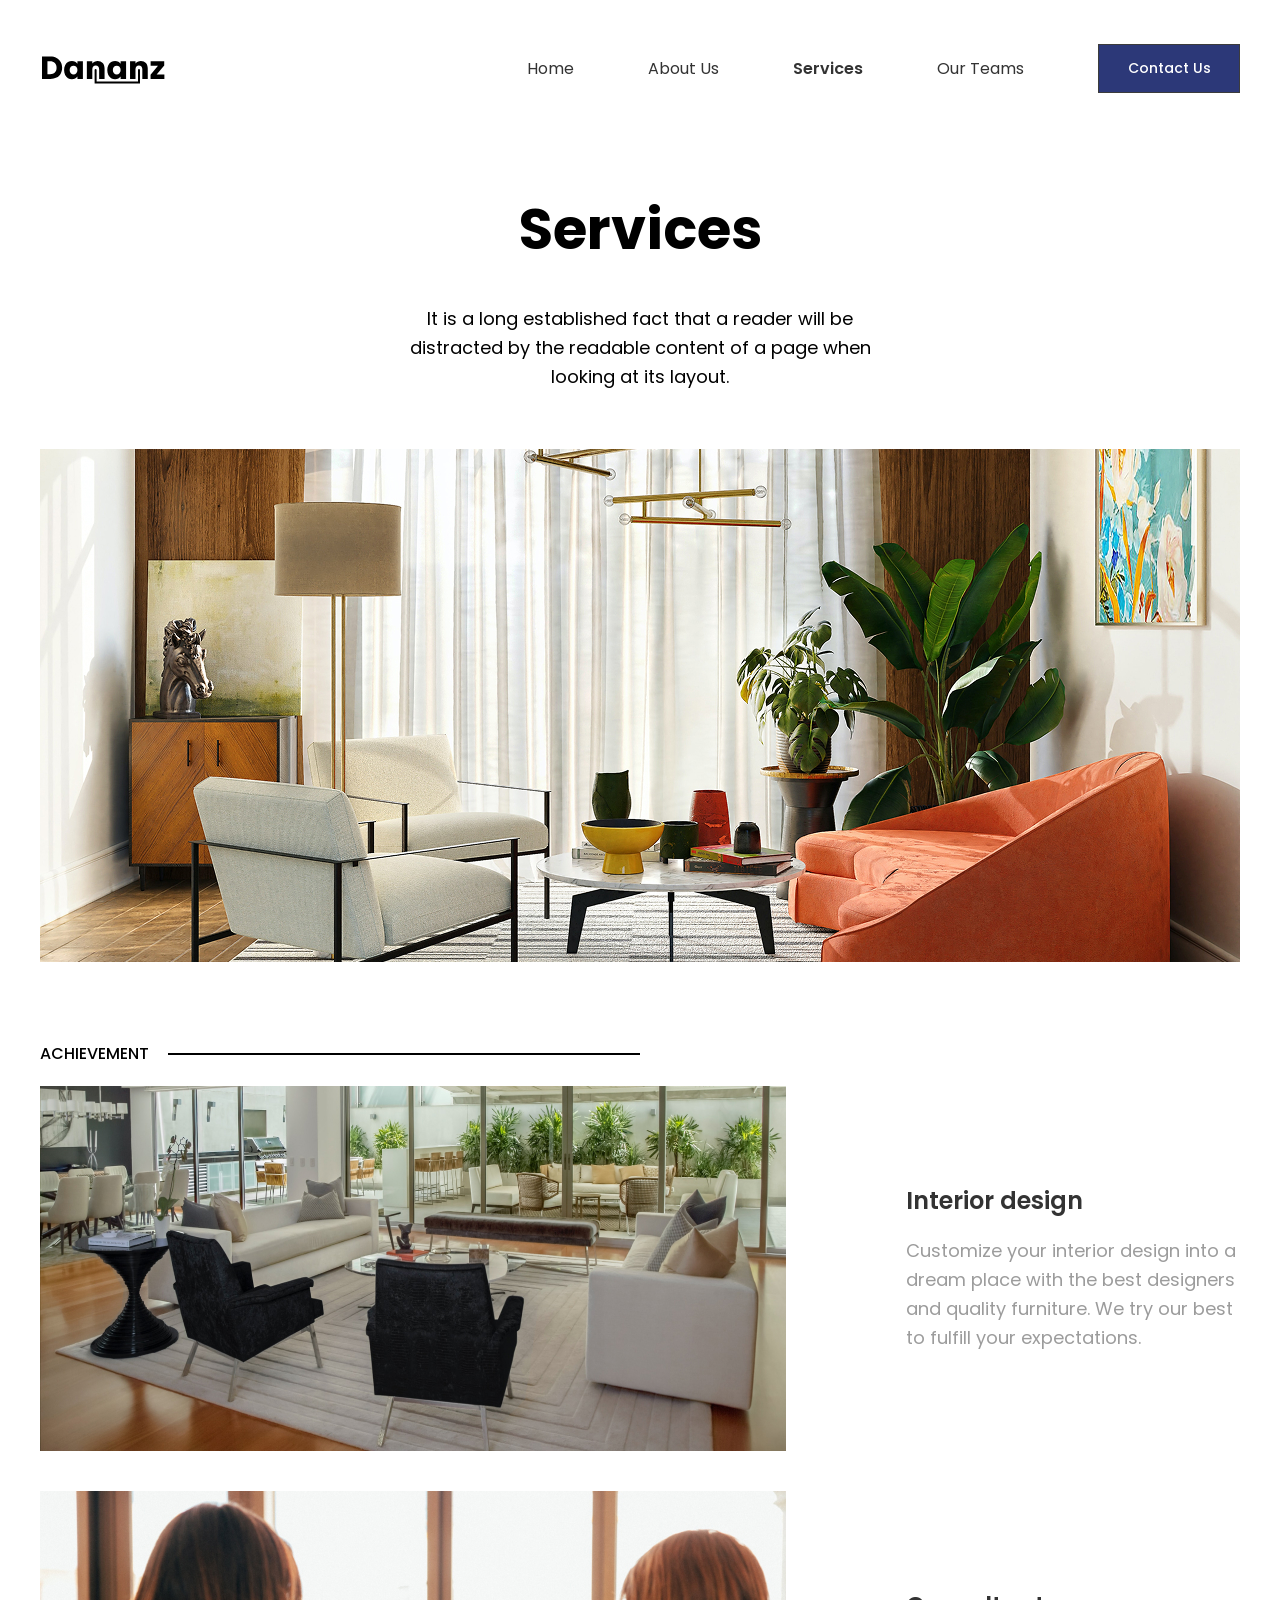
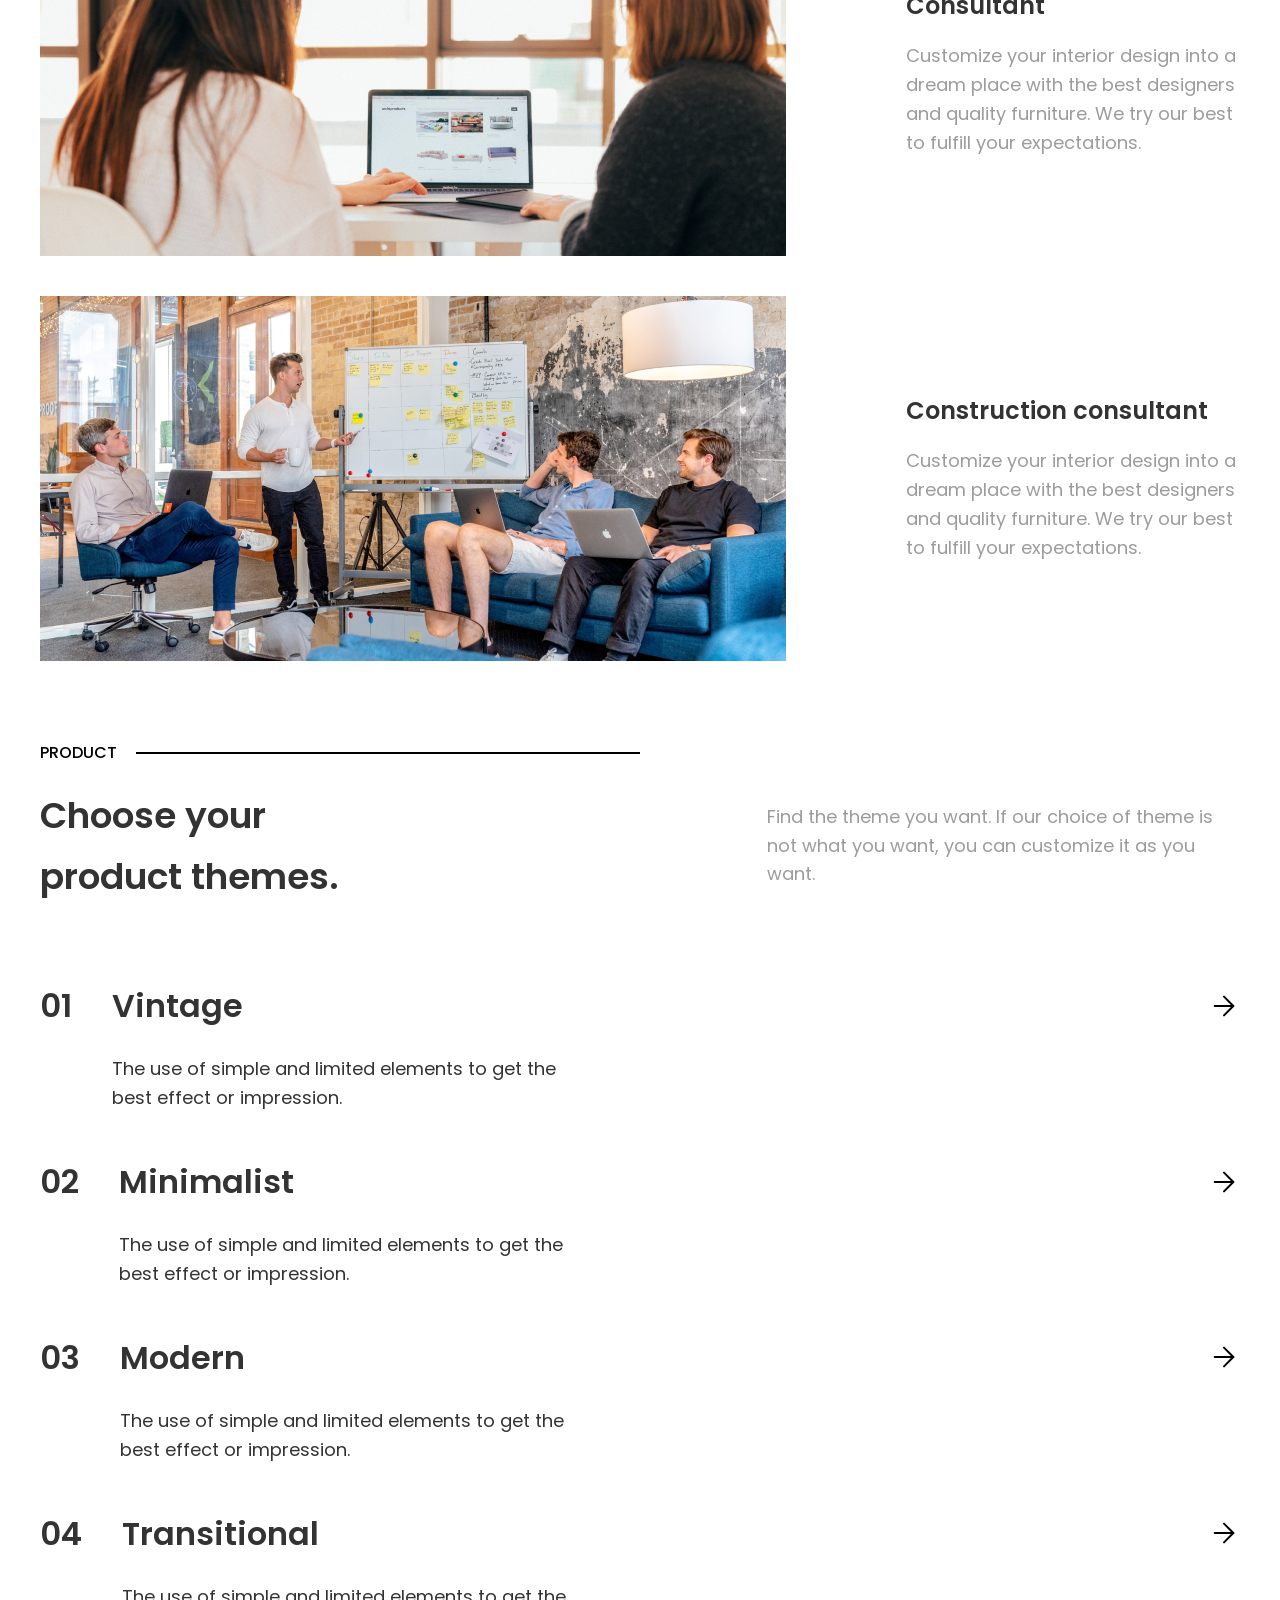
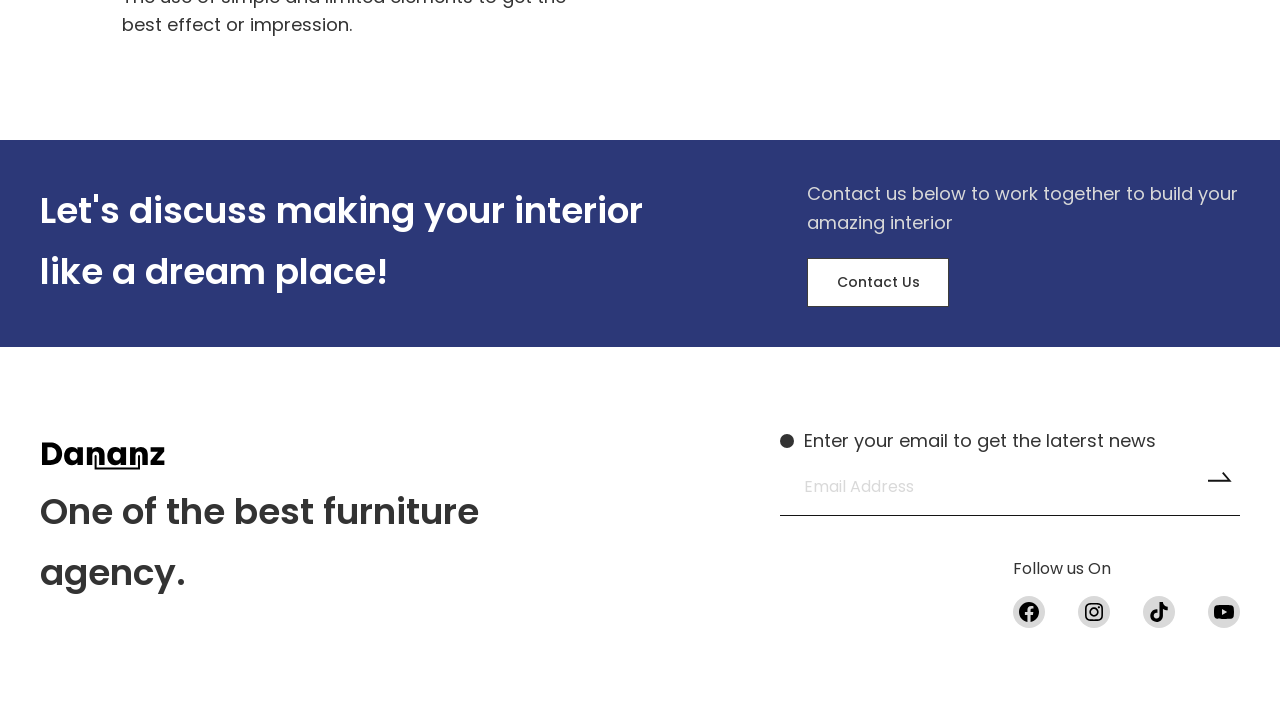
<file: Dananz/services.html>
<!DOCTYPE html>
<html lang="en">

<head>
  <meta charset="UTF-8">
  <meta name="viewport" content="width=device-width, initial-scale=1.0">
  <link rel="preconnect" href="https://fonts.googleapis.com">
  <link rel="preconnect" href="https://fonts.gstatic.com" crossorigin>
  <link href="https://fonts.googleapis.com/css2?family=Poppins:wght@400;500;600;700&display=swap" rel="stylesheet">
  <link rel="stylesheet" href="css/style.css">
  <title>
    Services
  </title>
</head>

<body class="page__services">
  <div class="wrapper">
    <header id="header" class=" header">
      <div class="header__container">
        <a href="index.html" class="header__logo">
          <img src="img/home/logo.svg" alt="logo">
        </a>
        <nav class="header__action">
          <div class="header__menu menu">
            <nav class="menu__body">
              <ul class="menu__list">
                <li class="menu__item">
                  <a href="index.html" class="menu__link" data-text="Home">Home</a>
                </li>
                <li class="menu__item">
                  <a href="about.html" class="menu__link" data-text="About Us">About Us</a>
                </li>
                <li class="menu__item">
                  <a href="services.html" class="menu__link active" data-text="Services">Services</a>
                </li>
                <li class="menu__item">
                  <a href="teams.html" class="menu__link" data-text="Our Teams">Our Teams</a>
                </li>
              </ul>
            </nav>
          </div>
          <a href="contact.html" class="header__contact btn" role="button">
            Contact Us
          </a>
          <button type="button" class="menu__icon icon-menu" aria-label="Toggle menu"><span></span></button>
        </nav>
      </div>
    </header>
    <main class="main">
      <section class="section services reveal">
        <div class="services__container">
          <div class="services__content content-block">
            <h1 class="content-block__title">Services</h1>
            <div class="content-block__text">
              <p>It is a long established fact that a reader will be distracted by the readable content of a page when
                looking at its layout.</p>
            </div>
            <div class="content-block__image">
              <img src="img/services/services.jpg" alt="services">
            </div>
          </div>
        </div>
      </section>
      <section class="section achievement reveal">
        <div class="achievement__container">
          <h3 class="achievement__category category_title">ACHIEVEMENT</h3>
          <div class="achievement__content">
            <article class="achievement__item item-achievement">
              <a href="#" class="item-achievement__media">
                <img src="img/services/01.jpg" alt="design">
              </a>
              <div class="item-achievement__content">
                <h3 class="item-achievement__title"><a href="#">Interior design</a></h3>
                <div class="item-achievement__text">
                  <p>Customize your interior design into a dream place with the best designers and quality furniture. We
                    try our best to fulfill your expectations.</p>
                </div>
              </div>
            </article>
            <article class="achievement__item item-achievement">
              <a href="#" class="item-achievement__media">
                <img src="img/services/02.jpg" alt="consultant">
              </a>
              <div class="item-achievement__content">
                <h3 class="item-achievement__title"><a href="#">Consultant</a></h3>
                <div class="item-achievement__text">
                  <p>Customize your interior design into a dream place with the best designers and quality furniture. We
                    try our best to fulfill your expectations.</p>
                </div>
              </div>
            </article>
            <article class="achievement__item item-achievement">
              <a href="#" class="item-achievement__media">
                <img src="img/services/03.jpg" alt="conversation">
              </a>
              <div class="item-achievement__content">
                <h3 class="item-achievement__title"><a href="#">Construction consultant</a></h3>
                <div class="item-achievement__text">
                  <p>Customize your interior design into a dream place with the best designers and quality furniture. We
                    try our best to fulfill your expectations.</p>
                </div>
              </div>
            </article>
          </div>
        </div>
      </section>
      <section class="section product reveal">
        <div class="product__container">
          <div class="product__top top-product">
            <h3 class="top-product__category category_title">PRODUCT</h3>
            <div class="top-product__content">
              <h2 class="top-product__title title">Choose your product themes.</h2>
              <div class="top-product__text">
                <p>Find the theme you want. If our choice of theme is not what you want, you can customize it as you
                  want.
                </p>
              </div>
            </div>
          </div>
          <ul class="product__category category-list">
            <li class="category-list__item">
              <span class="category-list__number">01</span>
              <div class="category-list__content">
                <a href="#">
                  <span class="category-list__title">Vintage</span>
                  <img src="img/icons/arrow-right.svg" alt="arrow">
                </a>
                <div class="category-list__text">
                  <p>The use of simple and limited elements to get the best effect or impression.</p>
                </div>
              </div>
            </li>
            <li class="category-list__item">
              <span class="category-list__number">02</span>
              <div class="category-list__content">
                <a href="#">
                  <span class="category-list__title">Minimalist</span>
                  <img src="img/icons/arrow-right.svg" alt="arrow">
                </a>
                <div class="category-list__text">
                  <p>The use of simple and limited elements to get the best effect or impression.</p>
                </div>
              </div>
            </li>
            <li class="category-list__item">
              <span class="category-list__number">03</span>
              <div class="category-list__content">
                <a href="#">
                  <span class="category-list__title">Modern</span>
                  <img src="img/icons/arrow-right.svg" alt="arrow">
                </a>
                <div class="category-list__text">
                  <p>The use of simple and limited elements to get the best effect or impression.</p>
                </div>
              </div>
            </li>
            <li class="category-list__item">
              <span class="category-list__number">04</span>
              <div class="category-list__content">
                <a href="#">
                  <span class="category-list__title">Transitional</span>
                  <img src="img/icons/arrow-right.svg" alt="arrow">
                </a>
                <div class="category-list__text">
                  <p>The use of simple and limited elements to get the best effect or impression.</p>
                </div>
              </div>
            </li>
          </ul>
        </div>
      </section>
    </main>
    <footer class="footer reveal">
      <div class="footer__contact contact-footer">
        <div class="contact-footer__container">
          <h2 class="contact-footer__title title">Let's discuss making your interior like a dream place!</h2>
          <div class="contact-footer__action">
            <div class="contact-footer__text">
              <p>Contact us below to work together to build your amazing interior</p>
            </div>
            <a href="contact.html" class="contact-footer__btn btn_reverse">Contact Us</a>
          </div>
        </div>
      </div>
      <div class="footer__container">
        <div class="footer__text">
          <a href="#" class="footer__logo">
            <img src="img/home/logo.svg" alt="logo">
          </a>
          <h2 class="footer__title title">One of the best furniture agency.</h2>
        </div>
        <div class="footer__action action-footer">
          <form class="action-footer__form">

            <label for="footer-email" class="action-footer__label">
              Enter your email to get the laterst news
            </label>

            <div class="action-footer__field">
              <input type="email" id="footer-email" name="email" class="action-footer__input"
                placeholder="Email Address" required>

              <button type="submit" class="action-footer__submit" aria-label="Submit email">
                <img src="img/icons/search-decor.svg" alt="">
              </button>
            </div>

          </form>
          <div class="action-footer__social social-footer">
            <div class="social-footer__text">Follow us On</div>
            <div class="social-footer__items">
              <a href="#" class="social-footer__item">
                <img src="img/icons/facebook.svg" alt="facebbok">
              </a>
              <a href="#" class="social-footer__item">
                <img src="img/icons/instagram.svg" alt="instagram">
              </a>
              <a href="#" class="social-footer__item">
                <img src="img/icons/tiktok.svg" alt="tiktok">
              </a>
              <a href="#" class="social-footer__item">
                <img src="img/icons/youtube.svg" alt="youtube">
              </a>
            </div>
          </div>
        </div>
      </div>
    </footer>
  </div>
  <div class="menu__overlay"></div>
  <script src="js/script.js"></script>
</body>

</html>
</file>
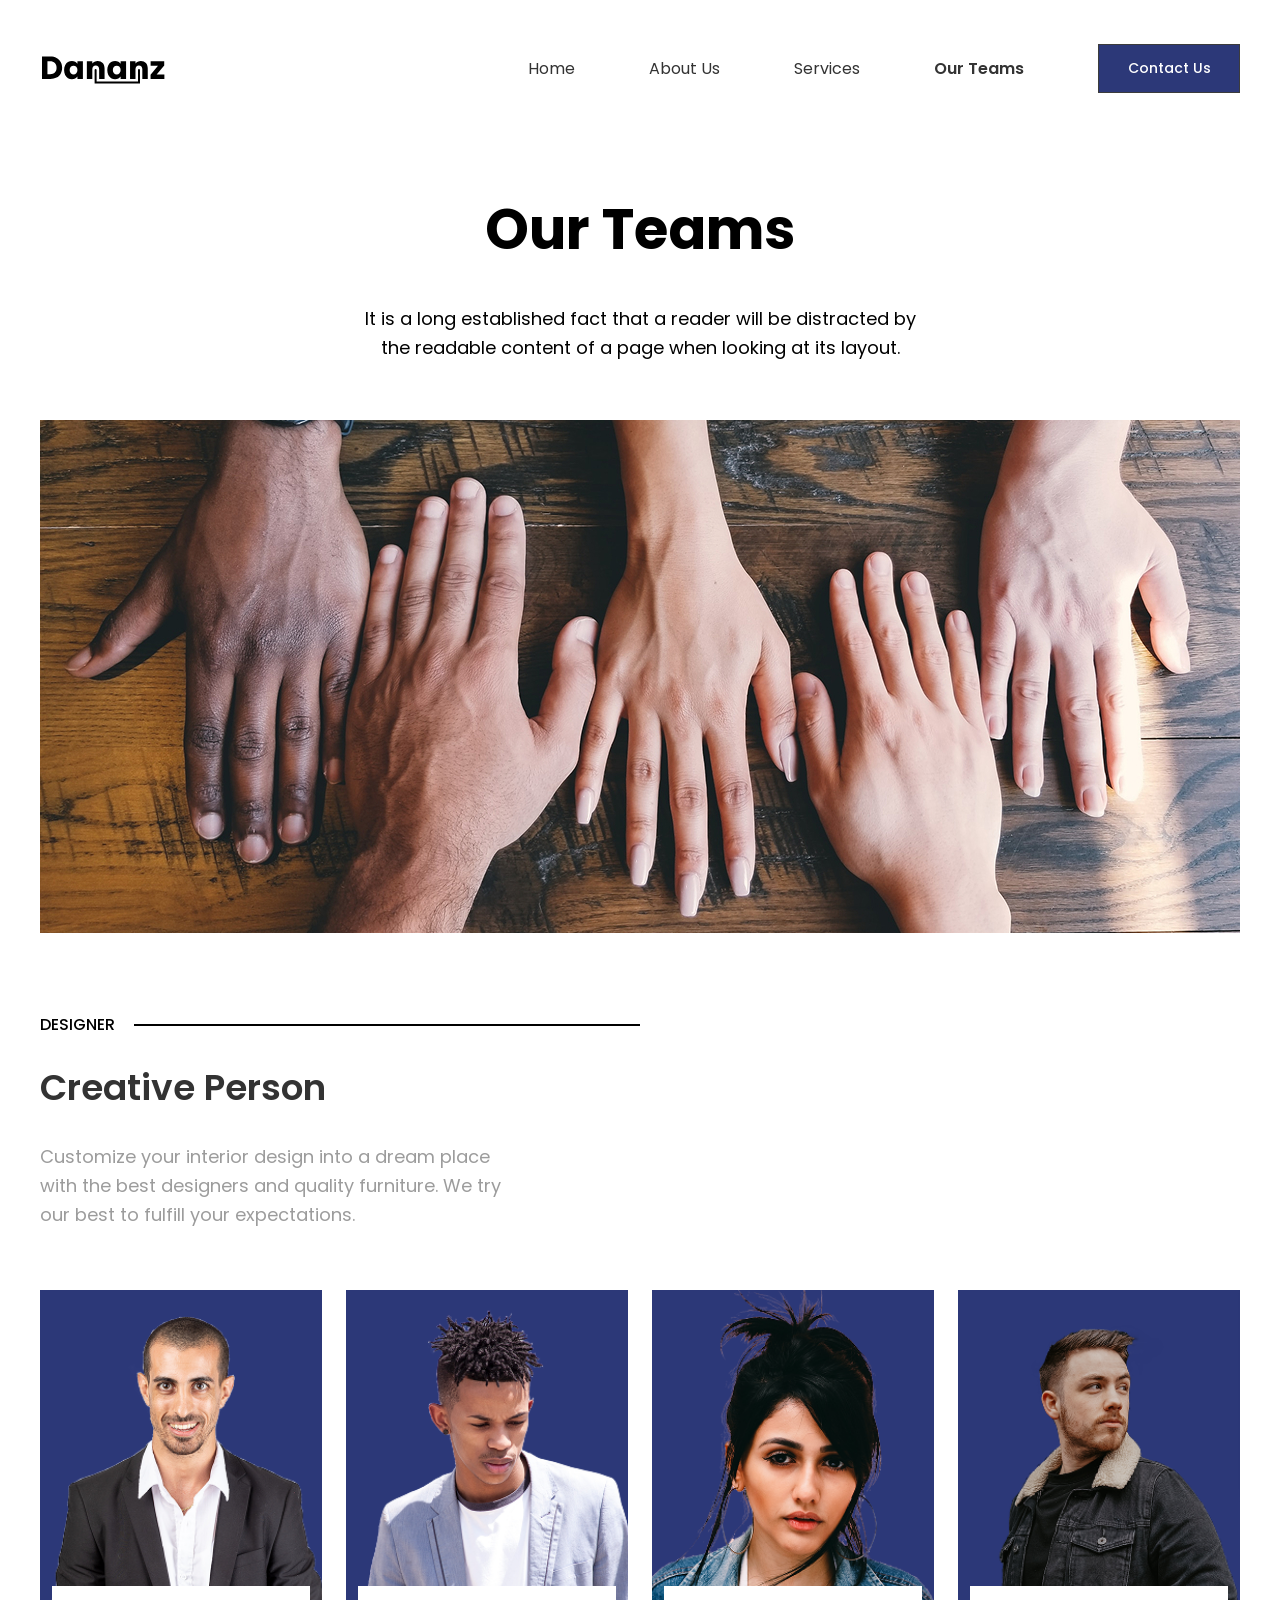
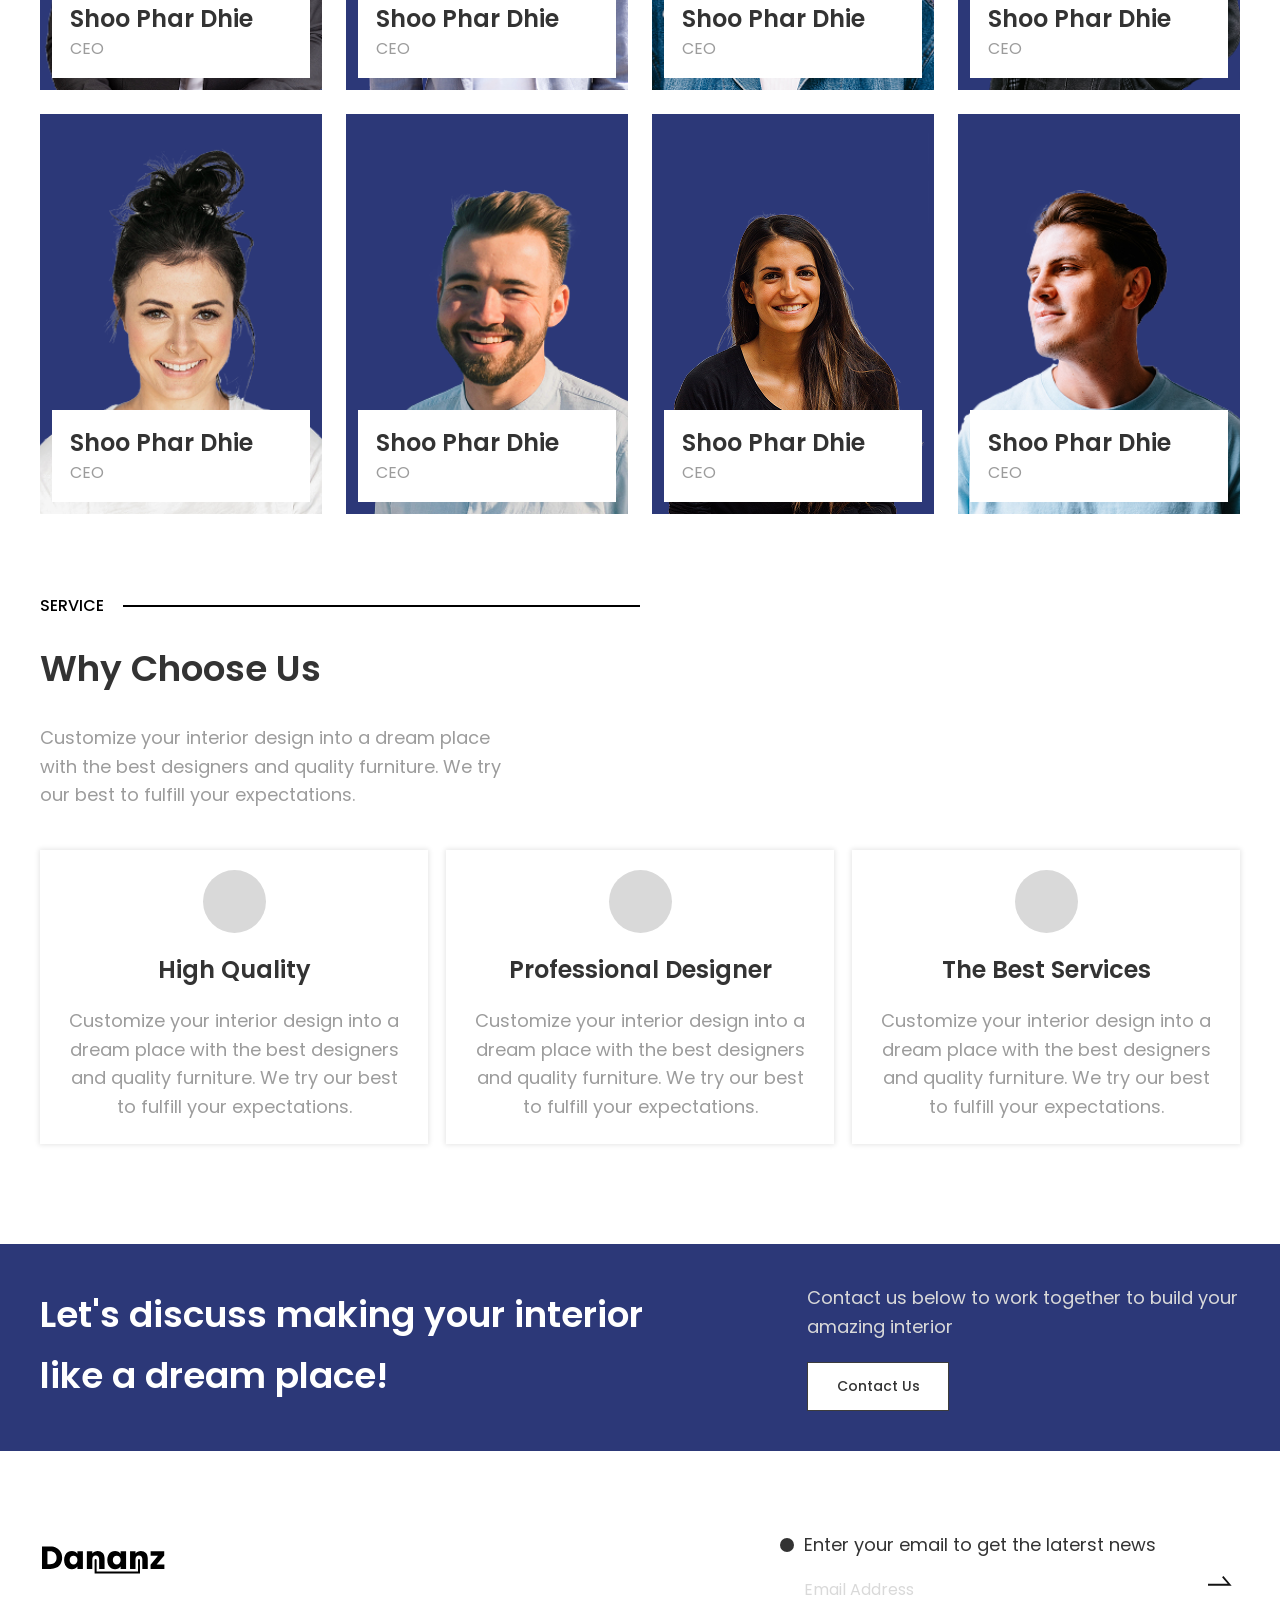
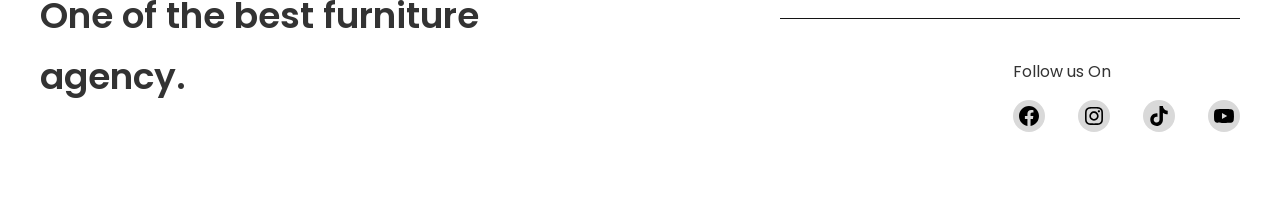
<file: Dananz/teams.html>
<!DOCTYPE html>
<html lang="en">

<head>
  <meta charset="UTF-8">
  <meta name="viewport" content="width=device-width, initial-scale=1.0">
  <link rel="preconnect" href="https://fonts.googleapis.com">
  <link rel="preconnect" href="https://fonts.gstatic.com" crossorigin>
  <link href="https://fonts.googleapis.com/css2?family=Poppins:wght@400;500;600;700&display=swap" rel="stylesheet">
  <link rel="stylesheet" href="css/style.css">
  <title>
    Our teams
  </title>
</head>

<body class="page__teams">
  <div class="wrapper">
    <header id="header" class=" header">
      <div class="header__container">
        <a href="index.html" class="header__logo">
          <img src="img/home/logo.svg" alt="logo">
        </a>
        <nav class="header__action">
          <div class="header__menu menu">
            <nav class="menu__body">
              <ul class="menu__list">
                <li class="menu__item">
                  <a href="index.html" class="menu__link" data-text="Home">Home</a>
                </li>
                <li class="menu__item">
                  <a href="about.html" class="menu__link" data-text="About Us">About Us</a>
                </li>
                <li class="menu__item">
                  <a href="services.html" class="menu__link " data-text="Services">Services</a>
                </li>
                <li class="menu__item">
                  <a href="teams.html" class="menu__link active" data-text="Our Teams">Our Teams</a>
                </li>
              </ul>
            </nav>
          </div>
          <a href="contact.html" class="header__contact btn" role="button">
            Contact Us
          </a>
          <button type="button" class="menu__icon icon-menu" aria-label="Toggle menu"><span></span></button>
        </nav>
      </div>
    </header>
    <main class="main">
      <section class="section teams reveal">
        <div class="teams__container">
          <div class="teams__content content-block">
            <h1 class="content-block__title">Our Teams</h1>
            <div class="content-block__text">
              <p>It is a long established fact that a reader will be distracted by the readable content of a page when
                looking at its layout.</p>
            </div>
            <div class="content-block__image">
              <img src="img/teams//teams.jpg" alt="team">
            </div>
          </div>
        </div>
      </section>
      <section class="section designer reveal">
        <div class="designer__container">
          <div class="designer__top top-designer">
            <h3 class="top-designer__category category_title">DESIGNER</h3>
            <h2 class="top-designer__title title">Creative Person</h2>
            <div class="top-designer__text">
              <p>Customize your interior design into a dream place with the best designers and quality furniture. We try
                our best to fulfill your expectations.</p>
            </div>
          </div>
          <div class="designer__cards">
            <a href="#" class="designer__card card-designer">
              <div class="card-designer__media">
                <img src="img/teams/01.png" alt="designer">
                <div class="card-designer__content">
                  <div class="card-designer__name">Shoo Phar Dhie</div>
                  <div class="card-designer__position">CEO</div>
                </div>
              </div>
            </a>
            <a href="#" class="designer__card card-designer">
              <div class="card-designer__media">
                <img src="img/teams/02.png" alt="designer">
                <div class="card-designer__content">
                  <div class="card-designer__name">Shoo Phar Dhie</div>
                  <div class="card-designer__position">CEO</div>
                </div>
              </div>
            </a>
            <a href="#" class="designer__card card-designer">
              <div class="card-designer__media">
                <img src="img/teams/03.png" alt="designer">
                <div class="card-designer__content">
                  <div class="card-designer__name">Shoo Phar Dhie</div>
                  <div class="card-designer__position">CEO</div>
                </div>
              </div>
            </a>
            <a href="#" class="designer__card card-designer">
              <div class="card-designer__media">
                <img src="img/teams/04.png" alt="designer">
                <div class="card-designer__content">
                  <div class="card-designer__name">Shoo Phar Dhie</div>
                  <div class="card-designer__position">CEO</div>
                </div>
              </div>
            </a>
            <a href="#" class="designer__card card-designer">
              <div class="card-designer__media">
                <img src="img/teams/05.png" alt="designer">
                <div class="card-designer__content">
                  <div class="card-designer__name">Shoo Phar Dhie</div>
                  <div class="card-designer__position">CEO</div>
                </div>
              </div>
            </a>
            <a href="#" class="designer__card card-designer">
              <div class="card-designer__media">
                <img src="img/teams/06.png" alt="designer">
                <div class="card-designer__content">
                  <div class="card-designer__name">Shoo Phar Dhie</div>
                  <div class="card-designer__position">CEO</div>
                </div>
              </div>
            </a>
            <a href="#" class="designer__card card-designer">
              <div class="card-designer__media">
                <img src="img/teams/07.png" alt="designer">
                <div class="card-designer__content">
                  <div class="card-designer__name">Shoo Phar Dhie</div>
                  <div class="card-designer__position">CEO</div>
                </div>
              </div>
            </a>
            <a href="#" class="designer__card card-designer">
              <div class="card-designer__media">
                <img src="img/teams/08.png" alt="designer">
                <div class="card-designer__content">
                  <div class="card-designer__name">Shoo Phar Dhie</div>
                  <div class="card-designer__position">CEO</div>
                </div>
              </div>
            </a>
          </div>
        </div>
      </section>
      <section class="section service reveal">
        <div class="service__container">
          <div class="service__top top-service">
            <h3 class="top-service__category category_title">SERVICE</h3>
            <h2 class="top-service__title title">Why Choose Us</h2>
            <div class="top-service__text">
              <p>Customize your interior design into a dream place with the best designers and quality furniture. We try
                our best to fulfill your expectations.</p>
            </div>
          </div>
          <div class="service__cards">
            <div class="service__card card-service">
              <div class="card-service__eclipse"></div>
              <h3 class="card-service__title">High Quality</h3>
              <div class="card-service__text">
                <p>Customize your interior design into a dream place with the best designers and quality furniture. We
                  try our best to fulfill your expectations.</p>
              </div>
            </div>
            <div class="service__card card-service">
              <div class="card-service__eclipse"></div>
              <h3 class="card-service__title">Professional Designer</h3>
              <div class="card-service__text">
                <p>Customize your interior design into a dream place with the best designers and quality furniture. We
                  try our best to fulfill your expectations.</p>
              </div>
            </div>
            <div class="service__card card-service">
              <div class="card-service__eclipse"></div>
              <h3 class="card-service__title">The Best Services</h3>
              <div class="card-service__text">
                <p>Customize your interior design into a dream place with the best designers and quality furniture. We
                  try our best to fulfill your expectations.</p>
              </div>
            </div>
          </div>
        </div>
      </section>

    </main>
    <footer class="footer">
      <div class="footer__contact contact-footer">
        <div class="contact-footer__container">
          <h2 class="contact-footer__title title">Let's discuss making your interior like a dream place!</h2>
          <div class="contact-footer__action">
            <div class="contact-footer__text">
              <p>Contact us below to work together to build your amazing interior</p>
            </div>
            <a href="contact.html" class="contact-footer__btn btn_reverse">Contact Us</a>
          </div>
        </div>
      </div>
      <div class="footer__container">
        <div class="footer__text">
          <a href="#" class="footer__logo">
            <img src="img/home/logo.svg" alt="logo">
          </a>
          <h2 class="footer__title title">One of the best furniture agency.</h2>
        </div>
        <div class="footer__action action-footer">
          <form class="action-footer__form">

            <label for="footer-email" class="action-footer__label">
              Enter your email to get the laterst news
            </label>

            <div class="action-footer__field">
              <input type="email" id="footer-email" name="email" class="action-footer__input"
                placeholder="Email Address" required>

              <button type="submit" class="action-footer__submit" aria-label="Submit email">
                <img src="img/icons/search-decor.svg" alt="">
              </button>
            </div>

          </form>
          <div class="action-footer__social social-footer">
            <div class="social-footer__text">Follow us On</div>
            <div class="social-footer__items">
              <a href="#" class="social-footer__item">
                <img src="img/icons/facebook.svg" alt="facebbok">
              </a>
              <a href="#" class="social-footer__item">
                <img src="img/icons/instagram.svg" alt="instagram">
              </a>
              <a href="#" class="social-footer__item">
                <img src="img/icons/tiktok.svg" alt="tiktok">
              </a>
              <a href="#" class="social-footer__item">
                <img src="img/icons/youtube.svg" alt="youtube">
              </a>
            </div>
          </div>
        </div>
      </div>
    </footer>
  </div>
  <div class="menu__overlay"></div>
  <script src="js/script.js"></script>
</body>

</html>
</file>
<file: Dananz/css/style.css>
@charset "UTF-8";
*,
*::before,
*::after {
  padding: 0;
  margin: 0;
  border: 0;
  -webkit-box-sizing: border-box;
          box-sizing: border-box;
}

a {
  text-decoration: none;
  color: inherit;
}

li {
  list-style: none;
}

img {
  vertical-align: top;
}

h1,
h2,
h3,
h4,
h5,
h6 {
  font-weight: inherit;
  font-size: inherit;
}

html,
body {
  height: 100%;
  line-height: 1;
}

textarea,
button,
input {
  font-weight: inherit;
  font-size: inherit;
  color: inherit;
  font-family: inherit;
}

button {
  cursor: pointer;
  background-color: inherit;
}

.badge {
  display: -webkit-inline-box;
  display: -ms-inline-flexbox;
  display: inline-flex;
  -webkit-box-orient: vertical;
  -webkit-box-direction: normal;
      -ms-flex-direction: column;
          flex-direction: column;
  -webkit-box-align: center;
      -ms-flex-align: center;
          align-items: center;
  -webkit-box-pack: center;
      -ms-flex-pack: center;
          justify-content: center;
  gap: clamp(15px, 15px + (57 - 15) * (100vw - 320px) / (1230 - 320), 57px);
  height: clamp(200px, 200px + (525 - 200) * (100vw - 320px) / (1230 - 320), 525px);
  width: clamp(130px, 130px + (252 - 130) * (100vw - 320px) / (1230 - 320), 252px);
  background-color: #2c3878;
  color: #fff;
}
.badge__links {
  display: -webkit-inline-box;
  display: -ms-inline-flexbox;
  display: inline-flex;
  -webkit-box-orient: vertical;
  -webkit-box-direction: normal;
      -ms-flex-direction: column;
          flex-direction: column;
  -webkit-box-align: center;
      -ms-flex-align: center;
          align-items: center;
  -webkit-box-pack: center;
      -ms-flex-pack: center;
          justify-content: center;
  -webkit-transition: -webkit-transform 0.3s;
  transition: -webkit-transform 0.3s;
  transition: transform 0.3s;
  transition: transform 0.3s, -webkit-transform 0.3s;
}
@media (any-hover: hover) {
  .badge__links:hover {
    -webkit-transform: scale(1.1);
        -ms-transform: scale(1.1);
            transform: scale(1.1);
  }
}
.badge__count {
  font-size: clamp(14px, 14px + (52 - 14) * (100vw - 320px) / (1230 - 320), 52px);
}
.badge__text {
  font-size: clamp(12px, 12px + (16 - 12) * (100vw - 320px) / (1230 - 320), 16px);
}

.category_title {
  font-size: 1rem;
  font-weight: 500;
  color: #000;
  line-height: 1.5;
  margin-bottom: 1.25rem;
  display: -webkit-box;
  display: -ms-flexbox;
  display: flex;
  -webkit-box-align: center;
      -ms-flex-align: center;
          align-items: center;
  gap: 1.1875rem;
  max-width: 37.5rem;
}
.category_title::after {
  content: "";
  -webkit-box-flex: 1;
      -ms-flex: 1 1 auto;
          flex: 1 1 auto;
  height: 0.125rem;
  background-color: #000;
}

.title {
  font-size: clamp(18px, 18px + (36 - 18) * (100vw - 320px) / (1230 - 320), 36px);
  font-weight: 600;
  line-height: 1.7;
  color: #333333;
}

.category-list {
  display: -webkit-box;
  display: -ms-flexbox;
  display: flex;
  -webkit-box-orient: vertical;
  -webkit-box-direction: normal;
      -ms-flex-direction: column;
          flex-direction: column;
  row-gap: clamp(10px, 10px + (43 - 10) * (100vw - 320px) / (1230 - 320), 43px);
}
.category-list__item {
  font-size: clamp(14px, 14px + (32 - 14) * (100vw - 320px) / (1230 - 320), 32px);
  font-weight: 600;
  color: #333333;
  display: -webkit-box;
  display: -ms-flexbox;
  display: flex;
  -webkit-column-gap: 2.5rem;
     -moz-column-gap: 2.5rem;
          column-gap: 2.5rem;
}
.category-list__content {
  -webkit-box-flex: 1;
      -ms-flex: 1 1 auto;
          flex: 1 1 auto;
}
.category-list__content a {
  display: -webkit-box;
  display: -ms-flexbox;
  display: flex;
  -webkit-box-align: center;
      -ms-flex-align: center;
          align-items: center;
}
.category-list__content a:not(:last-child) {
  margin-bottom: clamp(5px, 5px + (24 - 5) * (100vw - 320px) / (1230 - 320), 24px);
}
@media (any-hover: hover) {
  .category-list__content a:hover {
    color: #2c3878;
  }
  .category-list__content a:hover img {
    -webkit-transform: translate(1.25rem, 0);
        -ms-transform: translate(1.25rem, 0);
            transform: translate(1.25rem, 0);
  }
}
.category-list__content a img {
  -webkit-transition: -webkit-transform 0.3s;
  transition: -webkit-transform 0.3s;
  transition: transform 0.3s;
  transition: transform 0.3s, -webkit-transform 0.3s;
  width: clamp(20px, 20px + (32 - 20) * (100vw - 320px) / (1230 - 320), 32px);
  height: clamp(20px, 20px + (32 - 20) * (100vw - 320px) / (1230 - 320), 32px);
}
.category-list__title {
  -webkit-transition: color 0.3s;
  transition: color 0.3s;
  -webkit-box-flex: 1;
      -ms-flex: 1 1 auto;
          flex: 1 1 auto;
}
.category-list__text {
  max-width: 29.3125rem;
  font-size: clamp(14px, 14px + (18 - 14) * (100vw - 320px) / (1230 - 320), 18px);
  font-weight: 400;
  line-height: 1.6; /* 20/12 */
  color: #333333;
}

.btn {
  width: clamp(100px, 100px + (142 - 100) * (100vw - 320px) / (1230 - 320), 142px);
  height: clamp(40px, 40px + (49 - 40) * (100vw - 320px) / (1230 - 320), 49px);
  display: -webkit-box;
  display: -ms-flexbox;
  display: flex;
  -webkit-box-pack: center;
      -ms-flex-pack: center;
          justify-content: center;
  -webkit-box-align: center;
      -ms-flex-align: center;
          align-items: center;
  font-size: 0.875rem;
  font-weight: 500;
  line-height: 1.5;
  color: #fff;
  background-color: #2c3878;
  border: 1px solid #3C3C3C;
  -webkit-transition: all 0.3s;
  transition: all 0.3s;
}
@media (any-hover: hover) {
  .btn:hover {
    color: #2c3878;
    background-color: #fff;
  }
}

.btn_reverse {
  width: clamp(100px, 100px + (142 - 100) * (100vw - 320px) / (1230 - 320), 142px);
  height: clamp(40px, 40px + (49 - 40) * (100vw - 320px) / (1230 - 320), 49px);
  display: -webkit-box;
  display: -ms-flexbox;
  display: flex;
  -webkit-box-pack: center;
      -ms-flex-pack: center;
          justify-content: center;
  -webkit-box-align: center;
      -ms-flex-align: center;
          align-items: center;
  font-size: 0.875rem;
  font-weight: 500;
  line-height: 1.5;
  color: #333333;
  background-color: #fff;
  border: 1px solid #3C3C3C;
  -webkit-transition: all 0.3s;
  transition: all 0.3s;
}
@media (any-hover: hover) {
  .btn_reverse:hover {
    color: #fff;
    background-color: #2c3878;
  }
}

.content-block__title {
  font-size: clamp(24px, 24px + (56 - 24) * (100vw - 320px) / (1230 - 320), 56px);
  line-height: 1.4;
  font-weight: 700;
  color: #000;
  text-align: center;
  margin-bottom: clamp(15px, 15px + (36 - 15) * (100vw - 320px) / (1230 - 320), 36px);
}
.content-block__text {
  color: #000;
  max-width: 36.375rem;
  text-align: center;
  margin: 0 auto;
}
.content-block__text:not(:last-child) {
  margin-bottom: clamp(20px, 20px + (57 - 20) * (100vw - 320px) / (1230 - 320), 57px);
}
.content-block__image {
  position: relative;
  aspect-ratio: 1200/513;
}
.content-block__image img {
  position: absolute;
  width: 100%;
  height: 100%;
  inset: 0;
  -o-object-fit: cover;
     object-fit: cover;
}

.card-service {
  display: -webkit-box;
  display: -ms-flexbox;
  display: flex;
  -webkit-box-align: center;
      -ms-flex-align: center;
          align-items: center;
  -webkit-box-orient: vertical;
  -webkit-box-direction: normal;
      -ms-flex-direction: column;
          flex-direction: column;
  gap: 1.25rem;
  padding-top: clamp(10px, 10px + (20 - 10) * (100vw - 320px) / (1230 - 320), 20px);
  padding-left: clamp(15px, 15px + (27 - 15) * (100vw - 320px) / (1230 - 320), 27px);
  padding-right: clamp(15px, 15px + (27 - 15) * (100vw - 320px) / (1230 - 320), 27px);
  padding-bottom: clamp(12px, 12px + (22 - 12) * (100vw - 320px) / (1230 - 320), 22px);
  -webkit-box-shadow: 0 0 5px 1px rgba(0, 0, 0, 0.1);
          box-shadow: 0 0 5px 1px rgba(0, 0, 0, 0.1);
  background-color: #fff;
}
.card-service__eclipse {
  width: 3.9375rem;
  height: 3.9375rem;
  background-color: #D9D9D9;
  border-radius: 50%;
}
.card-service__title {
  text-align: center;
  color: #333333;
  line-height: 1.4;
  font-size: clamp(16px, 16px + (24 - 16) * (100vw - 320px) / (1230 - 320), 24px);
  font-weight: 600;
}
.card-service__text {
  text-align: center;
}

body {
  font-family: "Poppins", sans-serif;
  font-size: clamp(14px, 14px + (18 - 14) * (100vw - 320px) / (1230 - 320), 18px);
  font-weight: 400;
  line-height: 1.6; /* 20/12 */
  color: #9C9C9C;
}

.wrapper {
  overflow: hidden;
  min-height: 100%;
  position: relative;
  display: -webkit-box;
  display: -ms-flexbox;
  display: flex;
  -webkit-box-orient: vertical;
  -webkit-box-direction: normal;
      -ms-flex-direction: column;
          flex-direction: column;
}

.wrapper > main {
  -webkit-box-flex: 1;
      -ms-flex-positive: 1;
          flex-grow: 1;
}

[class*=__container] {
  max-width: 76.875rem;
  padding: 0 15px;
  margin: 0 auto;
}

.page__home .main {
  gap: clamp(40px, 40px + (160 - 40) * (100vw - 320px) / (1230 - 320), 160px);
}

.main {
  display: -webkit-box;
  display: -ms-flexbox;
  display: flex;
  -webkit-box-orient: vertical;
  -webkit-box-direction: normal;
      -ms-flex-direction: column;
          flex-direction: column;
  margin-top: clamp(70px, 70px + (191 - 70) * (100vw - 320px) / (1230 - 320), 191px);
  gap: clamp(40px, 40px + (80 - 40) * (100vw - 320px) / (1230 - 320), 80px);
}

.reveal {
  opacity: 0;
  -webkit-transform: translateY(100px);
      -ms-transform: translateY(100px);
          transform: translateY(100px);
  -webkit-transition: all 0.8s ease;
  transition: all 0.8s ease;
}
.reveal:nth-child(1) {
  -webkit-transition-delay: 0.1s;
          transition-delay: 0.1s;
}
.reveal:nth-child(2) {
  -webkit-transition-delay: 0.2s;
          transition-delay: 0.2s;
}
.reveal:nth-child(3) {
  -webkit-transition-delay: 0.3s;
          transition-delay: 0.3s;
}
.reveal:nth-child(4) {
  -webkit-transition-delay: 0.3s;
          transition-delay: 0.3s;
}
.reveal:nth-child(5) {
  -webkit-transition-delay: 0.3s;
          transition-delay: 0.3s;
}
.reveal.active {
  opacity: 1;
  -webkit-transform: translateY(0);
      -ms-transform: translateY(0);
          transform: translateY(0);
}

body.lock {
  overflow: hidden;
}

.header {
  position: fixed;
  left: 0;
  top: 0;
  color: #333333;
  width: 100%;
  z-index: 100;
}
.header.is-scrolled {
  background-color: #fff;
  color: #333333;
  -webkit-box-shadow: 0 4px 20px rgba(0, 0, 0, 0.05);
          box-shadow: 0 4px 20px rgba(0, 0, 0, 0.05);
}
.header__container {
  display: -webkit-box;
  display: -ms-flexbox;
  display: flex;
  -webkit-box-pack: justify;
      -ms-flex-pack: justify;
          justify-content: space-between;
  -webkit-box-align: center;
      -ms-flex-align: center;
          align-items: center;
  -webkit-column-gap: clamp(5px, 5px + (10 - 5) * (100vw - 320px) / (1230 - 320), 10px);
     -moz-column-gap: clamp(5px, 5px + (10 - 5) * (100vw - 320px) / (1230 - 320), 10px);
          column-gap: clamp(5px, 5px + (10 - 5) * (100vw - 320px) / (1230 - 320), 10px);
  height: clamp(50px, 50px + (136 - 50) * (100vw - 320px) / (1230 - 320), 136px);
}
.header__action {
  display: -webkit-box;
  display: -ms-flexbox;
  display: flex;
  -webkit-box-align: center;
      -ms-flex-align: center;
          align-items: center;
  -ms-flex-wrap: wrap;
      flex-wrap: wrap;
  -webkit-column-gap: clamp(10px, 10px + (74 - 10) * (100vw - 320px) / (1230 - 320), 74px);
     -moz-column-gap: clamp(10px, 10px + (74 - 10) * (100vw - 320px) / (1230 - 320), 74px);
          column-gap: clamp(10px, 10px + (74 - 10) * (100vw - 320px) / (1230 - 320), 74px);
  row-gap: 5px;
}
.header__menu {
  display: -webkit-box;
  display: -ms-flexbox;
  display: flex;
  -webkit-box-align: center;
      -ms-flex-align: center;
          align-items: center;
}
.header__contact {
  display: block;
}

@media (max-width: 768px) {
  .menu__body {
    overflow: auto;
    position: fixed;
    top: 0;
    right: 0;
    width: min(320px, 100%);
    height: 100dvh;
    background: #fff;
    z-index: 99;
    padding: 100px 40px 40px;
    display: -webkit-box;
    display: -ms-flexbox;
    display: flex;
    -webkit-box-orient: vertical;
    -webkit-box-direction: normal;
        -ms-flex-direction: column;
            flex-direction: column;
    gap: 8px;
    -webkit-box-shadow: -10px 0 40px rgba(0, 0, 0, 0.1);
            box-shadow: -10px 0 40px rgba(0, 0, 0, 0.1);
    opacity: 0;
    visibility: hidden;
    -webkit-transform: translateX(100%);
        -ms-transform: translateX(100%);
            transform: translateX(100%);
    -webkit-transition: opacity 0.4s, visibility 0.4s, -webkit-transform 0.4s cubic-bezier(0.77, 0, 0.175, 1);
    transition: opacity 0.4s, visibility 0.4s, -webkit-transform 0.4s cubic-bezier(0.77, 0, 0.175, 1);
    transition: opacity 0.4s, visibility 0.4s, transform 0.4s cubic-bezier(0.77, 0, 0.175, 1);
    transition: opacity 0.4s, visibility 0.4s, transform 0.4s cubic-bezier(0.77, 0, 0.175, 1), -webkit-transform 0.4s cubic-bezier(0.77, 0, 0.175, 1);
  }
  .menu__body.active {
    opacity: 1;
    visibility: visible;
    -webkit-transform: translateX(0);
        -ms-transform: translateX(0);
            transform: translateX(0);
  }
}
.menu__list {
  display: -webkit-box;
  display: -ms-flexbox;
  display: flex;
  -webkit-box-align: center;
      -ms-flex-align: center;
          align-items: center;
  -ms-flex-wrap: wrap;
      flex-wrap: wrap;
  -webkit-column-gap: clamp(10px, 10px + (74 - 10) * (100vw - 320px) / (1230 - 320), 74px);
     -moz-column-gap: clamp(10px, 10px + (74 - 10) * (100vw - 320px) / (1230 - 320), 74px);
          column-gap: clamp(10px, 10px + (74 - 10) * (100vw - 320px) / (1230 - 320), 74px);
  row-gap: 5px;
}
@media (max-width: 768px) {
  .menu__list {
    -webkit-box-orient: vertical;
    -webkit-box-direction: normal;
        -ms-flex-direction: column;
            flex-direction: column;
    -webkit-box-align: start;
        -ms-flex-align: start;
            align-items: flex-start;
    gap: 0;
    width: 100%;
  }
}
@media (max-width: 768px) {
  .menu__item {
    width: 100%;
    border-bottom: 1px solid #f0f0f0;
    opacity: 0;
    -webkit-transform: translateX(30px);
        -ms-transform: translateX(30px);
            transform: translateX(30px);
    -webkit-transition: opacity 0.3s, -webkit-transform 0.3s;
    transition: opacity 0.3s, -webkit-transform 0.3s;
    transition: opacity 0.3s, transform 0.3s;
    transition: opacity 0.3s, transform 0.3s, -webkit-transform 0.3s;
  }
  .menu__item:nth-child(1) {
    -webkit-transition-delay: 0.07s;
            transition-delay: 0.07s;
  }
  .menu__item:nth-child(2) {
    -webkit-transition-delay: 0.14s;
            transition-delay: 0.14s;
  }
  .menu__item:nth-child(3) {
    -webkit-transition-delay: 0.21s;
            transition-delay: 0.21s;
  }
  .menu__item:nth-child(4) {
    -webkit-transition-delay: 0.28s;
            transition-delay: 0.28s;
  }
  .menu__item:nth-child(5) {
    -webkit-transition-delay: 0.35s;
            transition-delay: 0.35s;
  }
  .menu__item:nth-child(6) {
    -webkit-transition-delay: 0.42s;
            transition-delay: 0.42s;
  }
  .menu__body.active .menu__item {
    opacity: 1;
    -webkit-transform: translateX(0);
        -ms-transform: translateX(0);
            transform: translateX(0);
  }
}
.menu__link {
  display: inline-block;
  color: #333333;
  font-size: 1rem;
  line-height: 1.6;
  outline: none;
  -webkit-tap-highlight-color: transparent;
}
@media (max-width: 768px) {
  .menu__link {
    padding: 16px 0;
    font-size: 1.125rem;
    display: -webkit-box;
    display: -ms-flexbox;
    display: flex;
    width: 100%;
    -webkit-box-pack: start;
        -ms-flex-pack: start;
            justify-content: start;
  }
}
@media (any-hover: hover) {
  .menu__link:hover {
    text-decoration: underline;
  }
}
.menu__link.active {
  font-weight: 600;
}

.icon-menu {
  display: none;
  position: relative;
  width: 36px;
  height: 24px;
  background: none;
  border: none;
  cursor: pointer;
  z-index: 101;
}
.icon-menu::before, .icon-menu::after {
  content: "";
  position: absolute;
  left: 0;
  width: 100%;
  height: 3px;
  background-color: #333;
  border-radius: 2px;
  -webkit-transition: all 0.4s cubic-bezier(0.77, 0, 0.175, 1);
  transition: all 0.4s cubic-bezier(0.77, 0, 0.175, 1);
}
.icon-menu::before {
  top: 0;
}
.icon-menu::after {
  bottom: 0;
}
.icon-menu:hover::before, .icon-menu:hover::after {
  background-color: #2c3878;
}
.icon-menu:focus-visible {
  outline: none;
  -webkit-box-shadow: 0 0 0 3px rgba(44, 56, 120, 0.4);
          box-shadow: 0 0 0 3px rgba(44, 56, 120, 0.4);
}
.icon-menu.active::before {
  top: 50%;
  -webkit-transform: translateY(-50%) rotate(45deg);
      -ms-transform: translateY(-50%) rotate(45deg);
          transform: translateY(-50%) rotate(45deg);
}
.icon-menu.active::after {
  bottom: 50%;
  -webkit-transform: translateY(50%) rotate(-45deg);
      -ms-transform: translateY(50%) rotate(-45deg);
          transform: translateY(50%) rotate(-45deg);
}

@media (max-width: 768px) {
  .icon-menu {
    display: block;
  }
}
.btn {
  width: clamp(100px, 100px + (142 - 100) * (100vw - 320px) / (1230 - 320), 142px);
  height: clamp(40px, 40px + (49 - 40) * (100vw - 320px) / (1230 - 320), 49px);
  display: -webkit-box;
  display: -ms-flexbox;
  display: flex;
  -webkit-box-pack: center;
      -ms-flex-pack: center;
          justify-content: center;
  -webkit-box-align: center;
      -ms-flex-align: center;
          align-items: center;
  font-size: 0.875rem;
  font-weight: 500;
  line-height: 1.5;
  color: #fff;
  background-color: #2c3878;
  border: 1px solid #3C3C3C;
  -webkit-transition: all 0.3s;
  transition: all 0.3s;
}
@media (any-hover: hover) {
  .btn:hover {
    color: #2c3878;
    background-color: #fff;
  }
}

.menu__overlay {
  display: none;
}
@media (max-width: 768px) {
  .menu__overlay {
    display: block;
    position: fixed;
    inset: 0;
    background: rgba(0, 0, 0, 0.5);
    z-index: 98;
    opacity: 0;
    visibility: hidden;
    -webkit-transition: opacity 0.4s, visibility 0.4s;
    transition: opacity 0.4s, visibility 0.4s;
    backdrop-filter: blur(2px);
  }
  .menu__overlay.active {
    opacity: 1;
    visibility: visible;
  }
}

body.page__home .top-hero {
  position: relative;
  margin-bottom: clamp(20px, 20px + (46 - 20) * (100vw - 320px) / (1230 - 320), 46px);
}
body.page__home .top-hero__title {
  font-size: 4.5rem;
  font-size: clamp(24px, 24px + (72 - 24) * (100vw - 320px) / (1230 - 320), 72px);
  line-height: 1.4;
  font-weight: 700;
  color: #333333;
}
@media (min-width: 48rem) {
  body.page__home .top-hero__title span:first-child {
    display: -webkit-box;
    display: -ms-flexbox;
    display: flex;
    -webkit-box-align: center;
        -ms-flex-align: center;
            align-items: center;
    gap: clamp(15px, 15px + (75 - 15) * (100vw - 320px) / (1230 - 320), 75px);
  }
  body.page__home .top-hero__title span:first-child::after {
    content: "";
    height: 2px;
    -webkit-box-flex: 1;
        -ms-flex: 1 1 auto;
            flex: 1 1 auto;
    background-color: #000;
  }
}
body.page__home .top-hero__title span:last-child {
  display: block;
  max-width: clamp(300px, 300px + (681 - 300) * (100vw - 320px) / (1230 - 320), 681px);
}
body.page__home .top-hero__copiright {
  position: absolute;
  right: 0;
  bottom: clamp(0px, 0px + (12 - 0) * (100vw - 320px) / (1230 - 320), 12px);
  font-weight: 500;
  line-height: 1.5;
  color: #333333;
  -webkit-writing-mode: vertical-rl;
      -ms-writing-mode: tb-rl;
          writing-mode: vertical-rl; /* vertical-lr або vertical-rl */
  -webkit-transform: rotate(180deg);
      -ms-transform: rotate(180deg);
          transform: rotate(180deg);
  font-size: clamp(10px, 10px + (18 - 10) * (100vw - 320px) / (1230 - 320), 18px);
}
body.page__home .footer-hero__media {
  position: relative;
  aspect-ratio: 1200/513;
}
body.page__home .footer-hero__media img {
  position: absolute;
  inset: 0;
  width: 100%;
  height: 100%;
  -o-object-fit: cover;
     object-fit: cover;
}
body.page__home .badge-hero {
  position: absolute;
  top: -13.0625rem;
  right: 8.875rem;
}
@media (max-width: 61.9375rem) {
  body.page__home .badge-hero {
    top: -6.25rem;
    right: 6.25rem;
  }
}
@media (max-width: 48rem) {
  body.page__home .badge-hero {
    position: relative;
    top: 0;
    left: 0;
  }
}
body.page__home .about__top {
  margin-bottom: clamp(20px, 20px + (60 - 20) * (100vw - 320px) / (1230 - 320), 60px);
}
body.page__home .footer-about {
  display: -webkit-box;
  display: -ms-flexbox;
  display: flex;
}
@media (max-width: 48rem) {
  body.page__home .footer-about {
    -webkit-box-orient: vertical;
    -webkit-box-direction: normal;
        -ms-flex-direction: column;
            flex-direction: column;
    gap: 0.9375rem;
  }
}
body.page__home .footer-about__media {
  position: relative;
  aspect-ratio: 883/525;
}
@media (min-width: 48rem) {
  body.page__home .footer-about__media {
    -ms-flex-item-align: start;
        align-self: flex-start;
    -webkit-box-flex: 0;
        -ms-flex: 0 1 73.583333%;
            flex: 0 1 73.583333%; /* 883/1200 */
  }
}
@media (max-width: 48rem) {
  body.page__home .footer-about__media {
    -webkit-box-flex: 1;
        -ms-flex: 1 1 100%;
            flex: 1 1 100%;
  }
}
@media (any-hover: hover) {
  body.page__home .footer-about:hover .seo-badge {
    right: 0;
    pointer-events: auto;
  }
}
body.page__home .footer-about__img {
  position: absolute;
  width: 100%;
  height: 100%;
  inset: 0;
  -o-object-fit: cover;
     object-fit: cover;
}
@media (min-width: 48rem) {
  body.page__home .footer-about__content {
    -webkit-box-flex: 0;
        -ms-flex: 0 1 26.416667%;
            flex: 0 1 26.416667%;
    -ms-flex-item-align: end;
        align-self: flex-end;
    padding-left: clamp(0px, 0px + (94 - 0) * (100vw - 320px) / (1230 - 320), 94px);
    padding-bottom: clamp(0px, 0px + (94 - 0) * (100vw - 320px) / (1230 - 320), 94px);
  }
}
body.page__home .footer-about__text {
  margin-bottom: clamp(20px, 20px + (40 - 20) * (100vw - 320px) / (1230 - 320), 40px);
}
body.page__home .seo-badge {
  position: absolute;
  top: clamp(0px, 0px + (27 - 0) * (100vw - 320px) / (1230 - 320), 27px);
  display: -webkit-box;
  display: -ms-flexbox;
  display: flex;
  z-index: 20;
  background-color: #fff;
  -webkit-box-align: center;
      -ms-flex-align: center;
          align-items: center;
  gap: 1.25rem;
  -webkit-box-shadow: 10px 10px 40px 0 rgba(0, 0, 0, 0.05);
          box-shadow: 10px 10px 40px 0 rgba(0, 0, 0, 0.05);
  -webkit-transition: opacity 0.3s;
  transition: opacity 0.3s;
  width: clamp(200px, 200px + (276 - 200) * (100vw - 320px) / (1230 - 320), 276px);
  height: clamp(55px, 55px + (90 - 55) * (100vw - 320px) / (1230 - 320), 90px);
  padding-left: clamp(5px, 5px + (20 - 5) * (100vw - 320px) / (1230 - 320), 20px);
  pointer-events: none;
}
@media (max-width: 31.25em) {
  body.page__home .seo-badge {
    top: auto;
    bottom: 0;
    right: auto;
    left: auto;
    left: 50%;
    -webkit-transform: translate(-50%, 0);
        -ms-transform: translate(-50%, 0);
            transform: translate(-50%, 0);
  }
}
body.page__home .seo-badge {
  -webkit-transition: right 0.5s;
  transition: right 0.5s;
  right: -12.5625rem;
  right: clamp(-201px, 50px + (-201 - 50) * (100vw - 320px) / (1230 - 320), 50px);
}
@media (max-width: 48em) {
  body.page__home .seo-badge {
    right: clamp(0px, 0px + (27 - 0) * (100vw - 320px) / (1230 - 320), 27px);
  }
}
@media (max-width: 31.25em) {
  body.page__home .seo-badge {
    right: auto;
    left: auto;
    left: 50%;
    -webkit-transform: translate(-50%, 0);
        -ms-transform: translate(-50%, 0);
            transform: translate(-50%, 0);
  }
}
body.page__home .seo-badge__name {
  font-weight: 600;
  color: #000;
}
body.page__home .service__top {
  background-color: #fff;
  z-index: 3;
  position: relative;
}
body.page__home .service__footer {
  z-index: 1;
  position: relative;
  margin-top: clamp(-163px, 0px + (-163 - 0) * (100vw - 320px) / (1230 - 320), 0px);
}
@media (max-width: 48rem) {
  body.page__home .service__footer {
    margin-top: 1.25rem;
  }
}
body.page__home .service__footer {
  display: -webkit-box;
  display: -ms-flexbox;
  display: flex;
  -webkit-box-pack: end;
      -ms-flex-pack: end;
          justify-content: flex-end;
}
body.page__home .service__media {
  position: relative;
  aspect-ratio: 1076/524.55;
  -webkit-box-flex: 0;
      -ms-flex: 0 1 89.666667%;
          flex: 0 1 89.666667%; /* 1076/1200 */
}
@media (max-width: 48rem) {
  body.page__home .service__media {
    -webkit-box-flex: 1;
        -ms-flex: 1 1 100%;
            flex: 1 1 100%; /* 1076/1200 */
  }
}
body.page__home .service__media img {
  position: absolute;
  inset: 0;
  width: 100%;
  height: 100%;
  -o-object-fit: cover;
     object-fit: cover;
}
body.page__home .top-service {
  max-width: 73.583333%; /* 883/1200 */
  padding-bottom: 2.5rem;
  padding-right: 2.5rem;
}
@media (max-width: 48rem) {
  body.page__home .top-service {
    max-width: 100%; /* 883/1200 */
    padding-bottom: 0rem;
    padding-right: 0rem;
  }
}
body.page__home .top-service__content {
  max-width: 48.75rem;
  margin-bottom: clamp(20px, 20px + (40 - 20) * (100vw - 320px) / (1230 - 320), 40px);
}
body.page__home .top-service__category {
  row-gap: clamp(10px, 10px + (35 - 10) * (100vw - 320px) / (1230 - 320), 35px);
}
body.page__home .top-service__category .category-list__item {
  font-size: clamp(14px, 14px + (24 - 14) * (100vw - 320px) / (1230 - 320), 24px);
  font-weight: 600;
  color: #333333;
}
body.page__home .top-service__category a {
  display: -webkit-box;
  display: -ms-flexbox;
  display: flex;
  -webkit-box-align: center;
      -ms-flex-align: center;
          align-items: center;
}
body.page__home .top-service__title {
  padding-bottom: clamp(18px, 18px + (24 - 18) * (100vw - 320px) / (1230 - 320), 24px);
}
body.page__home .top-service__text {
  max-width: 29.4375rem;
}
body.page__home .top-product {
  margin-bottom: clamp(20px, 20px + (73 - 20) * (100vw - 320px) / (1230 - 320), 73px);
}
body.page__home .top-product__content {
  display: -webkit-box;
  display: -ms-flexbox;
  display: flex;
  -webkit-box-align: center;
      -ms-flex-align: center;
          align-items: center;
  gap: clamp(10px, 10px + (20 - 10) * (100vw - 320px) / (1230 - 320), 20px);
  -webkit-box-pack: justify;
      -ms-flex-pack: justify;
          justify-content: space-between;
}
@media (max-width: 48rem) {
  body.page__home .top-product__content {
    -webkit-box-orient: vertical;
    -webkit-box-direction: normal;
        -ms-flex-direction: column;
            flex-direction: column;
    -webkit-box-align: start;
        -ms-flex-align: start;
            align-items: flex-start;
  }
}
body.page__home .top-product__title {
  -webkit-box-flex: 0;
      -ms-flex: 0 1 auto;
          flex: 0 1 auto; /* 337/1200 */
  max-width: clamp(337px, 400px + (337 - 400) * (100vw - 320px) / (1230 - 320), 400px);
}
@media (max-width: 48rem) {
  body.page__home .top-product__title {
    max-width: 100%;
  }
}
body.page__home .top-product__text {
  -webkit-box-flex: 0;
      -ms-flex: 0 1 39.416667%;
          flex: 0 1 39.416667%; /* 473/1200 */
}
body.page__home .material {
  margin-bottom: 160px;
  margin-bottom: clamp(40px, 40px + (160 - 40) * (100vw - 320px) / (1230 - 320), 160px);
}
body.page__home .material__container {
  display: -webkit-box;
  display: -ms-flexbox;
  display: flex;
}
@media (max-width: 51.875rem) {
  body.page__home .material__container {
    -webkit-box-orient: vertical;
    -webkit-box-direction: normal;
        -ms-flex-direction: column;
            flex-direction: column;
  }
}
body.page__home .material__content {
  -webkit-box-flex: 0;
      -ms-flex: 0 1 50%;
          flex: 0 1 50%;
  position: relative;
}
body.page__home .material__title {
  max-width: 21.75rem;
  margin-bottom: 0.625rem;
}
@media (max-width: 59.375rem) {
  body.page__home .material__title {
    max-width: 100%;
  }
}
body.page__home .material__text {
  max-width: clamp(250px, 250px + (497 - 250) * (100vw - 320px) / (1230 - 320), 497px);
}
@media (max-width: 48rem) {
  body.page__home .material__text {
    max-width: 100%;
  }
}
body.page__home .material__text {
  margin-bottom: 1.4375rem;
}
body.page__home .media-material {
  -webkit-box-flex: 0;
      -ms-flex: 0 1 50%;
          flex: 0 1 50%;
  position: relative;
  aspect-ratio: 600/396;
}
body.page__home .media-material__big-img {
  position: absolute;
  width: 57%; /* 342/600 */
  top: clamp(20px, 20px + (47 - 20) * (100vw - 320px) / (1230 - 320), 47px);
  left: clamp(-23px, -10px + (-23 - -10) * (100vw - 320px) / (1230 - 320), -10px);
  aspect-ratio: 342/392;
}
body.page__home .media-material__big-img img {
  position: absolute;
  width: 100%;
  height: 100%;
  inset: 0;
  -o-object-fit: cover;
     object-fit: cover;
}
body.page__home .media-material__medium-img {
  position: absolute;
  top: clamp(-47px, -20px + (-47 - -20) * (100vw - 320px) / (1230 - 320), -20px);
  right: 0;
  width: 40%; /* 241/600 */
  aspect-ratio: 255/241;
}
body.page__home .media-material__medium-img img {
  position: absolute;
  width: 100%;
  height: 100%;
  inset: 0;
  -o-object-fit: cover;
     object-fit: cover;
}
body.page__home .media-material__smoll-img {
  position: absolute;
  width: 32.5%; /* 195/600 */
  bottom: 0;
  right: clamp(20px, 20px + (46 - 20) * (100vw - 320px) / (1230 - 320), 46px);
  aspect-ratio: 195/178;
}
body.page__home .media-material__smoll-img img {
  position: absolute;
  width: 100%;
  height: 100%;
  inset: 0;
  -o-object-fit: cover;
     object-fit: cover;
}

.footer__contact {
  background-color: #2c3878;
}
.footer__container {
  padding-bottom: clamp(20px, 20px + (80 - 20) * (100vw - 320px) / (1230 - 320), 80px);
  padding-top: clamp(20px, 20px + (80 - 20) * (100vw - 320px) / (1230 - 320), 80px);
  display: grid;
  grid-template-columns: 1fr 1fr; /* 440/1200 */
  -webkit-column-gap: clamp(20px, 20px + (279 - 20) * (100vw - 320px) / (1230 - 320), 279px);
     -moz-column-gap: clamp(20px, 20px + (279 - 20) * (100vw - 320px) / (1230 - 320), 279px);
          column-gap: clamp(20px, 20px + (279 - 20) * (100vw - 320px) / (1230 - 320), 279px);
  row-gap: 1.25rem;
}
@media (max-width: 68.75rem) {
  .footer__container {
    -webkit-column-gap: clamp(20px, 20px + (150 - 20) * (100vw - 320px) / (1230 - 320), 150px);
       -moz-column-gap: clamp(20px, 20px + (150 - 20) * (100vw - 320px) / (1230 - 320), 150px);
            column-gap: clamp(20px, 20px + (150 - 20) * (100vw - 320px) / (1230 - 320), 150px);
  }
}
@media (max-width: 59.375rem) {
  .footer__container {
    -webkit-column-gap: clamp(20px, 20px + (100 - 20) * (100vw - 320px) / (1230 - 320), 100px);
       -moz-column-gap: clamp(20px, 20px + (100 - 20) * (100vw - 320px) / (1230 - 320), 100px);
            column-gap: clamp(20px, 20px + (100 - 20) * (100vw - 320px) / (1230 - 320), 100px);
  }
}
@media (max-width: 48rem) {
  .footer__container {
    grid-template-columns: 1fr;
  }
}
.footer__text {
  -webkit-box-flex: 0;
      -ms-flex: 0 1 30.0625rem;
          flex: 0 1 30.0625rem;
}
.contact-footer__container {
  padding-top: clamp(20px, 20px + (40 - 20) * (100vw - 320px) / (1230 - 320), 40px);
  padding-bottom: clamp(20px, 20px + (40 - 20) * (100vw - 320px) / (1230 - 320), 40px);
  display: grid;
  grid-template-columns: 58.6fr 41.4fr;
  -webkit-column-gap: clamp(20px, 20px + (155 - 20) * (100vw - 320px) / (1230 - 320), 155px);
     -moz-column-gap: clamp(20px, 20px + (155 - 20) * (100vw - 320px) / (1230 - 320), 155px);
          column-gap: clamp(20px, 20px + (155 - 20) * (100vw - 320px) / (1230 - 320), 155px);
  row-gap: 1.25rem;
}
@media (max-width: 48rem) {
  .contact-footer__container {
    grid-template-columns: 1fr;
  }
}
.contact-footer__title {
  -webkit-box-flex: 0;
      -ms-flex: 0 1 38.3125rem;
          flex: 0 1 38.3125rem;
  color: #fff;
}
.contact-footer__action {
  -webkit-box-flex: 0;
      -ms-flex: 0 1 27rem;
          flex: 0 1 27rem;
}
.contact-footer__text {
  color: #D9D9D9;
}
.contact-footer__text:not(:last-child) {
  margin-bottom: 1.25rem;
}
.action-footer {
  -webkit-box-flex: 0;
      -ms-flex: 0 1 27.5rem;
          flex: 0 1 27.5rem;
  display: -webkit-box;
  display: -ms-flexbox;
  display: flex;
  -webkit-box-orient: vertical;
  -webkit-box-direction: normal;
      -ms-flex-direction: column;
          flex-direction: column;
  gap: clamp(20px, 20px + (40 - 20) * (100vw - 320px) / (1230 - 320), 40px);
}
.action-footer__form {
  display: -webkit-box;
  display: -ms-flexbox;
  display: flex;
  -webkit-box-orient: vertical;
  -webkit-box-direction: normal;
      -ms-flex-direction: column;
          flex-direction: column;
}
.action-footer__label {
  color: #333333;
  display: -webkit-inline-box;
  display: -ms-inline-flexbox;
  display: inline-flex;
  -webkit-box-align: center;
      -ms-flex-align: center;
          align-items: center;
  gap: 0.625rem;
  line-height: 1.6;
}
@media (min-width: 47.9375em) {
  .action-footer__label::before {
    content: "";
    width: 0.875rem;
    height: 0.875rem;
    background-color: #333333;
    border-radius: 50%;
    -ms-flex-negative: 0;
        flex-shrink: 0;
  }
}
.action-footer__field {
  position: relative;
}
.action-footer__input {
  width: 100%;
  border-bottom: 1px solid #141414;
  color: #333333;
  font-size: clamp(14px, 14px + (18 - 14) * (100vw - 320px) / (1230 - 320), 18px);
  padding: 1rem 2.5rem 1rem 0rem;
  padding-bottom: clamp(5px, 5px + (16 - 5) * (100vw - 320px) / (1230 - 320), 16px);
  padding-top: clamp(5px, 5px + (16 - 5) * (100vw - 320px) / (1230 - 320), 16px);
  padding-left: clamp(10px, 10px + (24 - 10) * (100vw - 320px) / (1230 - 320), 24px);
  padding-right: clamp(30px, 30px + (40 - 30) * (100vw - 320px) / (1230 - 320), 40px);
}
.action-footer__input:focus {
  outline: none;
  border-color: #333333;
}
.action-footer__input::-webkit-input-placeholder {
  font-size: clamp(12px, 12px + (16 - 12) * (100vw - 320px) / (1230 - 320), 16px);
  color: #D9D9D9;
}
.action-footer__input::-moz-placeholder {
  font-size: clamp(12px, 12px + (16 - 12) * (100vw - 320px) / (1230 - 320), 16px);
  color: #D9D9D9;
}
.action-footer__input:-ms-input-placeholder {
  font-size: clamp(12px, 12px + (16 - 12) * (100vw - 320px) / (1230 - 320), 16px);
  color: #D9D9D9;
}
.action-footer__input::-ms-input-placeholder {
  font-size: clamp(12px, 12px + (16 - 12) * (100vw - 320px) / (1230 - 320), 16px);
  color: #D9D9D9;
}
.action-footer__input::placeholder {
  font-size: clamp(12px, 12px + (16 - 12) * (100vw - 320px) / (1230 - 320), 16px);
  color: #D9D9D9;
}
.action-footer__submit {
  position: absolute;
  right: clamp(5px, 5px + (8.5 - 5) * (100vw - 320px) / (1230 - 320), 8.5px);
  top: 0rem;
  height: 100%;
  background: none;
  border: none;
  cursor: pointer;
  width: clamp(17px, 17px + (23.5 - 17) * (100vw - 320px) / (1230 - 320), 23.5px);
}
.action-footer__submit img {
  width: 100%;
}
.action-footer__social {
  -ms-flex-item-align: end;
      align-self: flex-end;
}
@media (max-width: 47.9375em) {
  .action-footer__social {
    -ms-flex-item-align: start;
        align-self: flex-start;
  }
}

.social-footer__text {
  font-size: clamp(12px, 12px + (16 - 12) * (100vw - 320px) / (1230 - 320), 16px);
  color: #333333;
  margin-bottom: 0.9375rem;
}
.social-footer__items {
  display: -webkit-box;
  display: -ms-flexbox;
  display: flex;
  -webkit-box-align: center;
      -ms-flex-align: center;
          align-items: center;
  -webkit-box-pack: justify;
      -ms-flex-pack: justify;
          justify-content: space-between;
  gap: 2.0625rem;
}
.social-footer__item {
  display: -webkit-box;
  display: -ms-flexbox;
  display: flex;
  -webkit-box-align: center;
      -ms-flex-align: center;
          align-items: center;
  -webkit-box-pack: center;
      -ms-flex-pack: center;
          justify-content: center;
  border-radius: 50%;
  background-color: #D9D9D9;
  width: 2rem;
  height: 2rem;
}
.social-footer__item img {
  -webkit-transition: -webkit-transform 0.3s;
  transition: -webkit-transform 0.3s;
  transition: transform 0.3s;
  transition: transform 0.3s, -webkit-transform 0.3s;
}
.social-footer__item:hover img {
  -webkit-transform: scale(1.2);
      -ms-transform: scale(1.2);
          transform: scale(1.2);
}

body.page__about .achievement__top {
  max-width: 46.125rem;
  margin-bottom: clamp(20px, 20px + (56 - 20) * (100vw - 320px) / (1230 - 320), 56px);
}
body.page__about .achievement__media {
  position: relative;
  display: -webkit-box;
  display: -ms-flexbox;
  display: flex;
  gap: clamp(0px, 0px + (59 - 0) * (100vw - 320px) / (1230 - 320), 59px);
}
body.page__about .achievement__image {
  -webkit-box-flex: 0;
      -ms-flex: 0 1 55.1875rem;
          flex: 0 1 55.1875rem;
  position: relative;
  aspect-ratio: 883/525;
}
body.page__about .achievement__image img {
  position: absolute;
  inset: 0;
  width: 100%;
  height: 100%;
  -o-object-fit: cover;
     object-fit: cover;
}
body.page__about .achievement__badge {
  -webkit-box-flex: 0;
      -ms-flex: 0 1 15.75rem;
          flex: 0 1 15.75rem;
}
@media (max-width: 47.9375em) {
  body.page__about .achievement__badge {
    position: absolute;
    top: 0;
    left: 0;
    height: 100%;
  }
}
body.page__about .service {
  margin-bottom: clamp(40px, 40px + (100 - 40) * (100vw - 320px) / (1230 - 320), 100px);
}
body.page__about .service__cards {
  display: grid;
  grid-template-columns: repeat(auto-fit, minmax(250px, 1fr));
  gap: 1.125rem;
}
body.page__about .top-service {
  margin-bottom: clamp(20px, 20px + (40 - 20) * (100vw - 320px) / (1230 - 320), 40px);
}
body.page__about .top-service__title {
  margin-bottom: clamp(18px, 18px + (25 - 18) * (100vw - 320px) / (1230 - 320), 25px);
}
body.page__about .top-service__text {
  max-width: 29.4375rem;
}
body.page__services .content-block__text {
  max-width: 32.375rem;
}
body.page__services .achievement__content {
  display: -webkit-box;
  display: -ms-flexbox;
  display: flex;
  -webkit-box-orient: vertical;
  -webkit-box-direction: normal;
      -ms-flex-direction: column;
          flex-direction: column;
  gap: clamp(20px, 20px + (40 - 20) * (100vw - 320px) / (1230 - 320), 40px);
}
body.page__services .item-achievement {
  display: -webkit-box;
  display: -ms-flexbox;
  display: flex;
}
@media (max-width: 47.9375em) {
  body.page__services .item-achievement {
    -webkit-box-orient: vertical;
    -webkit-box-direction: normal;
        -ms-flex-direction: column;
            flex-direction: column;
    gap: clamp(15px, 15px + (20 - 15) * (100vw - 320px) / (1230 - 320), 20px);
  }
}
@media (min-width: 47.9375em) {
  body.page__services .item-achievement__media {
    -webkit-box-flex: 0;
        -ms-flex: 0 1 62.166667%;
            flex: 0 1 62.166667%; /* 746/1200 */
  }
}
body.page__services .item-achievement__media {
  aspect-ratio: 746/365;
  overflow: hidden;
  position: relative;
}
@media (any-hover: hover) {
  body.page__services .item-achievement__media:hover img {
    -webkit-transform: scale(1.1);
        -ms-transform: scale(1.1);
            transform: scale(1.1);
  }
}
body.page__services .item-achievement__media img {
  -webkit-transition: -webkit-transform 0.3s;
  transition: -webkit-transform 0.3s;
  transition: transform 0.3s;
  transition: transform 0.3s, -webkit-transform 0.3s;
  position: absolute;
  inset: 0;
  width: 100%;
  height: 100%;
  -o-object-fit: cover;
     object-fit: cover;
}
body.page__services .item-achievement__content {
  -ms-flex-item-align: center;
      align-self: center;
}
@media (min-width: 47.9375em) {
  body.page__services .item-achievement__content {
    -webkit-box-flex: 0;
        -ms-flex: 0 1 37.833333%;
            flex: 0 1 37.833333%; /* 454/1200 */
    padding-left: clamp(20px, 20px + (120 - 20) * (100vw - 320px) / (1230 - 320), 120px);
  }
}
body.page__services .item-achievement__title {
  color: #333333;
  line-height: 1.4;
  font-size: clamp(16px, 16px + (24 - 16) * (100vw - 320px) / (1230 - 320), 24px);
  font-weight: 600;
  margin-bottom: clamp(15px, 15px + (20 - 15) * (100vw - 320px) / (1230 - 320), 20px);
}
body.page__services .item-achievement__title a {
  -webkit-transition: color 0.3s;
  transition: color 0.3s;
}
@media (any-hover: hover) {
  body.page__services .item-achievement__title:hover a {
    color: #2c3878;
  }
}
body.page__services .product {
  margin-bottom: clamp(40px, 40px + (100 - 40) * (100vw - 320px) / (1230 - 320), 100px);
}
body.page__services .top-product {
  margin-bottom: clamp(20px, 20px + (73 - 20) * (100vw - 320px) / (1230 - 320), 73px);
}
body.page__services .top-product__content {
  display: -webkit-box;
  display: -ms-flexbox;
  display: flex;
  -webkit-box-align: center;
      -ms-flex-align: center;
          align-items: center;
  gap: clamp(10px, 10px + (20 - 10) * (100vw - 320px) / (1230 - 320), 20px);
  -webkit-box-pack: justify;
      -ms-flex-pack: justify;
          justify-content: space-between;
}
@media (max-width: 48rem) {
  body.page__services .top-product__content {
    -webkit-box-orient: vertical;
    -webkit-box-direction: normal;
        -ms-flex-direction: column;
            flex-direction: column;
    -webkit-box-align: start;
        -ms-flex-align: start;
            align-items: flex-start;
  }
}
body.page__services .top-product__title {
  -webkit-box-flex: 0;
      -ms-flex: 0 1 auto;
          flex: 0 1 auto; /* 337/1200 */
  max-width: clamp(337px, 400px + (337 - 400) * (100vw - 320px) / (1230 - 320), 400px);
}
@media (max-width: 48rem) {
  body.page__services .top-product__title {
    max-width: 100%;
  }
}
body.page__services .top-product__text {
  -webkit-box-flex: 0;
      -ms-flex: 0 1 39.416667%;
          flex: 0 1 39.416667%; /* 473/1200 */
}
.page__teams .designer__cards {
  display: grid;
  grid-template-columns: repeat(auto-fit, minmax(230px, 1fr));
  gap: clamp(15px, 15px + (24 - 15) * (100vw - 320px) / (1230 - 320), 24px);
}
.page__teams .top-designer {
  margin-bottom: clamp(30px, 30px + (60 - 30) * (100vw - 320px) / (1230 - 320), 60px);
}
.page__teams .top-designer__title {
  margin-bottom: clamp(18px, 18px + (25 - 18) * (100vw - 320px) / (1230 - 320), 25px);
}
.page__teams .top-designer__text {
  max-width: 29.4375rem;
}
.page__teams .card-designer {
  background-color: #2c3878;
  overflow: hidden;
}
@media (any-hover: hover) {
  .page__teams .card-designer:hover img {
    -webkit-transform: scale(1.1);
        -ms-transform: scale(1.1);
            transform: scale(1.1);
  }
}
.page__teams .card-designer__media {
  position: relative;
  aspect-ratio: 282/400;
}
.page__teams .card-designer__media img {
  -webkit-transition: -webkit-transform 0.3s;
  transition: -webkit-transform 0.3s;
  transition: transform 0.3s;
  transition: transform 0.3s, -webkit-transform 0.3s;
  position: absolute;
  width: 100%;
  height: 100%;
  inset: 0;
  -o-object-fit: cover;
     object-fit: cover;
}
.page__teams .card-designer__content {
  background-color: #fff;
  padding: 1rem 1.125rem;
  position: absolute;
  bottom: 0.75rem;
  left: 50%;
  -webkit-transform: translate(-50%, 0);
      -ms-transform: translate(-50%, 0);
          transform: translate(-50%, 0);
  width: 91.489362%; /* 258/282 */
}
.page__teams .card-designer__name {
  color: #333333;
  line-height: 1.4;
  font-size: clamp(16px, 16px + (24 - 16) * (100vw - 320px) / (1230 - 320), 24px);
  font-weight: 600;
}
.page__teams .card-designer__position {
  font-size: clamp(12px, 12px + (16 - 12) * (100vw - 320px) / (1230 - 320), 16px);
}
.page__teams .service {
  margin-bottom: clamp(40px, 40px + (100 - 40) * (100vw - 320px) / (1230 - 320), 100px);
}
.page__teams .service__cards {
  display: grid;
  grid-template-columns: repeat(auto-fit, minmax(250px, 1fr));
  gap: 1.125rem;
}
.page__teams .top-service {
  margin-bottom: clamp(20px, 20px + (40 - 20) * (100vw - 320px) / (1230 - 320), 40px);
}
.page__teams .top-service__title {
  margin-bottom: clamp(18px, 18px + (25 - 18) * (100vw - 320px) / (1230 - 320), 25px);
}
.page__teams .top-service__text {
  max-width: 29.4375rem;
}
.page__contact .forms__container {
  max-width: 52.4375rem;
  margin: 0 auto;
}
.page__contact .form {
  display: grid;
}
.page__contact .form__row {
  display: grid;
  grid-template-columns: 1fr 1fr;
  gap: 20px;
}
@media (max-width: 600px) {
  .page__contact .form__row {
    grid-template-columns: 1fr;
  }
}
.page__contact .form__field {
  display: -webkit-box;
  display: -ms-flexbox;
  display: flex;
  -webkit-box-orient: vertical;
  -webkit-box-direction: normal;
      -ms-flex-direction: column;
          flex-direction: column;
  gap: 0.625rem;
  margin-bottom: clamp(10px, 10px + (20 - 10) * (100vw - 320px) / (1230 - 320), 20px);
}
.page__contact .form__field:nth-child(3) {
  margin-bottom: 0rem;
}
.page__contact .form__label {
  font-size: clamp(14px, 14px + (18 - 14) * (100vw - 320px) / (1230 - 320), 18px);
  font-weight: 500;
  line-height: 1.5;
  color: #333333;
}
.page__contact .form__input, .page__contact .form__textarea {
  padding: 18px 32px;
  border: 1px solid #9C9C9C;
  font-size: clamp(12px, 12px + (16 - 12) * (100vw - 320px) / (1230 - 320), 16px);
  font-family: inherit;
  width: 100%;
  -webkit-transition: border 0.2s ease;
  transition: border 0.2s ease;
}
.page__contact .form__input:focus, .page__contact .form__textarea:focus {
  outline: none;
  border-color: #000;
}
.page__contact .form__textarea {
  resize: vertical;
}
.page__contact .form__error {
  font-size: 13px;
  color: #ef4444;
  min-height: 18px;
}
.page__contact .form__button {
  justify-self: center;
  width: clamp(110px, 110px + (168 - 110) * (100vw - 320px) / (1230 - 320), 168px);
  height: clamp(40px, 40px + (49 - 40) * (100vw - 320px) / (1230 - 320), 49px);
}
.page__contact {
  /* intl tel input */
}
.page__contact .iti {
  width: 100%;
}
.page__contact .iti .form__input {
  width: 100%;
}
.page__contact .iti--separate-dial-code input {
  padding-left: 90px;
  border: 1px solid #9C9C9C;
}
.page__contact .iti--separate-dial-code .iti__selected-flag {
  background: transparent;
}
.page__contact .iti__selected-dial-code {
  font-size: clamp(12px, 12px + (16 - 12) * (100vw - 320px) / (1230 - 320), 16px);
  font-family: inherit;
  color: #333333;
}
.page__contact .iti__country-list {
  border-radius: 0;
  font-family: inherit;
}
.page__contact .iti__country-name {
  font-size: clamp(12px, 12px + (16 - 12) * (100vw - 320px) / (1230 - 320), 16px);
}
.page__contact input#phone.form__input {
  border: 1px solid #9C9C9C;
  font-size: clamp(12px, 12px + (16 - 12) * (100vw - 320px) / (1230 - 320), 16px);
  font-family: inherit;
  width: 100%;
  border-radius: 0;
  -webkit-transition: border 0.2s ease;
  transition: border 0.2s ease;
}
.page__contact .page__contact .form__error {
  font-size: 13px;
  color: #ef4444;
  min-height: 20px;
}
.page__contact .location {
  margin-bottom: clamp(40px, 40px + (100 - 40) * (100vw - 320px) / (1230 - 320), 100px);
}
.page__contact .location__content {
  display: -webkit-box;
  display: -ms-flexbox;
  display: flex;
  gap: 10px;
}
@media (max-width: 50em) {
  .page__contact .location__content {
    -webkit-box-orient: vertical;
    -webkit-box-direction: reverse;
        -ms-flex-direction: column-reverse;
            flex-direction: column-reverse;
  }
}
.page__contact .location__contact {
  -webkit-box-flex: 0;
      -ms-flex: 0 1 39.333333%;
          flex: 0 1 39.333333%; /* 472/1200 */
}
.page__contact .location__items {
  -webkit-box-flex: 0;
      -ms-flex: 0 1 60.666667%;
          flex: 0 1 60.666667%; /* 728/1200 */
  display: grid;
  grid-template-columns: repeat(auto-fit, minmax(230px, 1fr));
  -webkit-column-gap: clamp(20px, 20px + (60 - 20) * (100vw - 320px) / (1230 - 320), 60px);
     -moz-column-gap: clamp(20px, 20px + (60 - 20) * (100vw - 320px) / (1230 - 320), 60px);
          column-gap: clamp(20px, 20px + (60 - 20) * (100vw - 320px) / (1230 - 320), 60px);
  row-gap: clamp(15px, 15px + (40 - 15) * (100vw - 320px) / (1230 - 320), 40px);
}
.page__contact .contact-location__title {
  margin-bottom: clamp(18px, 18px + (25 - 18) * (100vw - 320px) / (1230 - 320), 25px);
}
.page__contact .contact-location__sub-title {
  margin-bottom: clamp(18px, 18px + (40 - 18) * (100vw - 320px) / (1230 - 320), 40px);
}
.page__contact .item-contact:not(:last-child) {
  margin-bottom: clamp(15px, 15px + (30 - 15) * (100vw - 320px) / (1230 - 320), 30px);
}
.page__contact .item-contact {
  display: -webkit-box;
  display: -ms-flexbox;
  display: flex;
  -webkit-box-orient: vertical;
  -webkit-box-direction: normal;
      -ms-flex-direction: column;
          flex-direction: column;
  gap: clamp(5px, 5px + (10 - 5) * (100vw - 320px) / (1230 - 320), 10px);
}
.page__contact .item-contact__title {
  color: #333333;
  line-height: 1.4;
  font-size: clamp(16px, 16px + (24 - 16) * (100vw - 320px) / (1230 - 320), 24px);
  font-weight: 600;
}
.page__contact .item-location__title {
  color: #333333;
  line-height: 1.4;
  font-size: clamp(16px, 16px + (24 - 16) * (100vw - 320px) / (1230 - 320), 24px);
  font-weight: 600;
}
.page__portfolio .works__content {
  display: -webkit-box;
  display: -ms-flexbox;
  display: flex;
  -webkit-box-orient: vertical;
  -webkit-box-direction: normal;
      -ms-flex-direction: column;
          flex-direction: column;
  gap: clamp(20px, 20px + (40 - 20) * (100vw - 320px) / (1230 - 320), 40px);
}
.page__portfolio .item-portfolio {
  display: -webkit-box;
  display: -ms-flexbox;
  display: flex;
}
@media (max-width: 48rem) {
  .page__portfolio .item-portfolio {
    -webkit-box-orient: vertical;
    -webkit-box-direction: normal;
        -ms-flex-direction: column;
            flex-direction: column;
    gap: 0.9375rem;
  }
}
@media (min-width: 48em) {
  .page__portfolio .item-portfolio:nth-child(even) {
    direction: rtl;
  }
}
@media (min-width: 48rem) {
  .page__portfolio .item-portfolio:nth-child(even) .item-portfolio__content {
    padding-right: clamp(0px, 0px + (94 - 0) * (100vw - 320px) / (1230 - 320), 94px);
    -webkit-box-align: end;
        -ms-flex-align: end;
            align-items: end;
    text-align: end;
  }
}
@media (any-hover: hover) {
  .page__portfolio .item-portfolio:nth-child(even) .item-portfolio__media:hover .seo-badge {
    left: 0;
    pointer-events: auto;
  }
}
.page__portfolio .item-portfolio:nth-child(even) .seo-badge {
  -webkit-transition: left 0.5s;
  transition: left 0.5s;
  left: clamp(-201px, 50px + (-201 - 50) * (100vw - 320px) / (1230 - 320), 50px);
  direction: ltr;
}
@media (max-width: 48em) {
  .page__portfolio .item-portfolio:nth-child(even) .seo-badge {
    left: clamp(0px, 0px + (27 - 0) * (100vw - 320px) / (1230 - 320), 27px);
  }
}
@media (max-width: 31.25em) {
  .page__portfolio .item-portfolio:nth-child(even) .seo-badge {
    right: auto;
    left: auto;
    left: 50%;
    -webkit-transform: translate(-50%, 0);
        -ms-transform: translate(-50%, 0);
            transform: translate(-50%, 0);
  }
}
@media (min-width: 48rem) {
  .page__portfolio .item-portfolio:nth-child(odd) .item-portfolio__content {
    padding-left: clamp(0px, 0px + (94 - 0) * (100vw - 320px) / (1230 - 320), 94px);
  }
}
@media (any-hover: hover) {
  .page__portfolio .item-portfolio:nth-child(odd) .item-portfolio__media:hover .seo-badge {
    right: 0;
    pointer-events: auto;
  }
}
.page__portfolio .item-portfolio:nth-child(odd) .seo-badge {
  -webkit-transition: right 0.5s;
  transition: right 0.5s;
  right: -12.5625rem;
  right: clamp(-201px, 50px + (-201 - 50) * (100vw - 320px) / (1230 - 320), 50px);
}
@media (max-width: 48em) {
  .page__portfolio .item-portfolio:nth-child(odd) .seo-badge {
    right: clamp(0px, 0px + (27 - 0) * (100vw - 320px) / (1230 - 320), 27px);
  }
}
@media (max-width: 31.25em) {
  .page__portfolio .item-portfolio:nth-child(odd) .seo-badge {
    right: auto;
    left: auto;
    left: 50%;
    -webkit-transform: translate(-50%, 0);
        -ms-transform: translate(-50%, 0);
            transform: translate(-50%, 0);
  }
}
.page__portfolio .item-portfolio__media {
  position: relative;
  -webkit-box-flex: 0;
      -ms-flex: 0 1 73.583333%;
          flex: 0 1 73.583333%; /* 883/1200 */
  aspect-ratio: 883/525;
}
@media (min-width: 48rem) {
  .page__portfolio .item-portfolio__media {
    -webkit-box-flex: 0;
        -ms-flex: 0 1 73.583333%;
            flex: 0 1 73.583333%; /* 883/1200 */
  }
}
@media (max-width: 48rem) {
  .page__portfolio .item-portfolio__media {
    -webkit-box-flex: 1;
        -ms-flex: 1 1 100%;
            flex: 1 1 100%;
  }
}
.page__portfolio .item-portfolio__media .item-portfolio__image {
  position: absolute;
  inset: 0;
  width: 100%;
  height: 100%;
  -o-object-fit: cover;
     object-fit: cover;
}
.page__portfolio .item-portfolio__content {
  display: -webkit-box;
  display: -ms-flexbox;
  display: flex;
  -webkit-box-orient: vertical;
  -webkit-box-direction: normal;
      -ms-flex-direction: column;
          flex-direction: column;
}
@media (min-width: 48rem) {
  .page__portfolio .item-portfolio__content {
    -webkit-box-flex: 0;
        -ms-flex: 0 1 26.416667%;
            flex: 0 1 26.416667%; /* 317/1200 */
    padding-top: clamp(20px, 20px + (156 - 20) * (100vw - 320px) / (1230 - 320), 156px);
  }
}
.page__portfolio .item-portfolio__title {
  color: #333333;
  line-height: 1.4;
  font-size: clamp(16px, 16px + (24 - 16) * (100vw - 320px) / (1230 - 320), 24px);
  font-weight: 600;
  margin-bottom: clamp(15px, 15px + (20 - 15) * (100vw - 320px) / (1230 - 320), 20px);
}
.page__portfolio .item-portfolio__text {
  margin-bottom: clamp(20px, 20px + (40 - 20) * (100vw - 320px) / (1230 - 320), 40px);
}
.page__portfolio .seo-badge {
  position: absolute;
  top: clamp(0px, 0px + (27 - 0) * (100vw - 320px) / (1230 - 320), 27px);
  display: -webkit-box;
  display: -ms-flexbox;
  display: flex;
  z-index: 20;
  background-color: #fff;
  -webkit-box-align: center;
      -ms-flex-align: center;
          align-items: center;
  gap: 1.25rem;
  -webkit-box-shadow: 10px 10px 40px 0 rgba(0, 0, 0, 0.05);
          box-shadow: 10px 10px 40px 0 rgba(0, 0, 0, 0.05);
  -webkit-transition: opacity 0.3s;
  transition: opacity 0.3s;
  width: clamp(200px, 200px + (276 - 200) * (100vw - 320px) / (1230 - 320), 276px);
  height: clamp(55px, 55px + (90 - 55) * (100vw - 320px) / (1230 - 320), 90px);
  padding-left: clamp(5px, 5px + (20 - 5) * (100vw - 320px) / (1230 - 320), 20px);
  pointer-events: none;
}
@media (max-width: 31.25em) {
  .page__portfolio .seo-badge {
    top: auto;
    bottom: 0;
    right: auto;
    left: auto;
    left: 50%;
    -webkit-transform: translate(-50%, 0);
        -ms-transform: translate(-50%, 0);
            transform: translate(-50%, 0);
  }
}
.page__portfolio .seo-badge__img img {
  max-width: 100%;
}
.page__portfolio .seo-badge__name {
  font-weight: 600;
  color: #000;
}
.page__portfolio .service {
  margin-bottom: clamp(40px, 40px + (100 - 40) * (100vw - 320px) / (1230 - 320), 100px);
}
.page__portfolio .service__cards {
  display: grid;
  grid-template-columns: repeat(auto-fit, minmax(250px, 1fr));
  gap: 1.125rem;
}
.page__portfolio .top-service {
  margin-bottom: clamp(20px, 20px + (40 - 20) * (100vw - 320px) / (1230 - 320), 40px);
}
.page__portfolio .top-service__title {
  margin-bottom: clamp(18px, 18px + (25 - 18) * (100vw - 320px) / (1230 - 320), 25px);
}
.page__portfolio .top-service__text {
  max-width: 29.4375rem;
}
.page__minimalist .example {
  margin-bottom: clamp(40px, 40px + (100 - 40) * (100vw - 320px) / (1230 - 320), 100px);
}
.page__minimalist .top-example {
  display: grid;
  grid-template-columns: repeat(2, 1fr);
  gap: clamp(10px, 10px + (32 - 10) * (100vw - 320px) / (1230 - 320), 32px);
  margin-bottom: clamp(20px, 20px + (80 - 20) * (100vw - 320px) / (1230 - 320), 80px);
}
@media (max-width: 48em) {
  .page__minimalist .top-example {
    grid-template-columns: 1fr;
  }
}
.page__minimalist .overview__title {
  color: #333333;
  line-height: 1.4;
  font-size: clamp(16px, 16px + (24 - 16) * (100vw - 320px) / (1230 - 320), 24px);
  font-weight: 600;
  margin-bottom: clamp(15px, 15px + (20 - 15) * (100vw - 320px) / (1230 - 320), 20px);
}
.page__minimalist .overview__text {
  margin-bottom: clamp(15px, 15px + (60 - 15) * (100vw - 320px) / (1230 - 320), 60px);
}
.page__minimalist .overview__footer {
  display: -webkit-box;
  display: -ms-flexbox;
  display: flex;
  gap: clamp(20px, 20px + (80 - 20) * (100vw - 320px) / (1230 - 320), 80px);
}
.page__minimalist .overview__category {
  -webkit-transition: color 0.3s;
  transition: color 0.3s;
}
@media (any-hover: hover) {
  .page__minimalist .overview__category:hover {
    color: #333333;
  }
}
.page__minimalist .design-process__title {
  color: #333333;
  line-height: 1.4;
  font-size: clamp(16px, 16px + (24 - 16) * (100vw - 320px) / (1230 - 320), 24px);
  font-weight: 600;
  margin-bottom: clamp(15px, 15px + (20 - 15) * (100vw - 320px) / (1230 - 320), 20px);
}
.page__minimalist .design-process__text p:not(:last-child) {
  margin-bottom: clamp(10px, 10px + (30 - 10) * (100vw - 320px) / (1230 - 320), 30px);
}
.page__minimalist .gallery {
  display: grid;
  gap: clamp(10px, 10px + (32 - 10) * (100vw - 320px) / (1230 - 320), 32px);
  grid-template-columns: repeat(2, 1fr);
}
@media (max-width: 31.25em) {
  .page__minimalist .gallery {
    grid-template-columns: 1fr;
  }
}
.page__minimalist .gallery__item {
  position: relative;
  aspect-ratio: 584/513;
}
.page__minimalist .gallery__item img {
  position: absolute;
  width: 100%;
  height: 100%;
  inset: 0;
  -o-object-fit: cover;
     object-fit: cover;
}
.page__minimalist .gallery__item--big {
  aspect-ratio: 1200/513;
  grid-column: span 2;
}
@media (max-width: 31.25em) {
  .page__minimalist .gallery__item--big {
    grid-column: span 1;
  }
}
</file>
